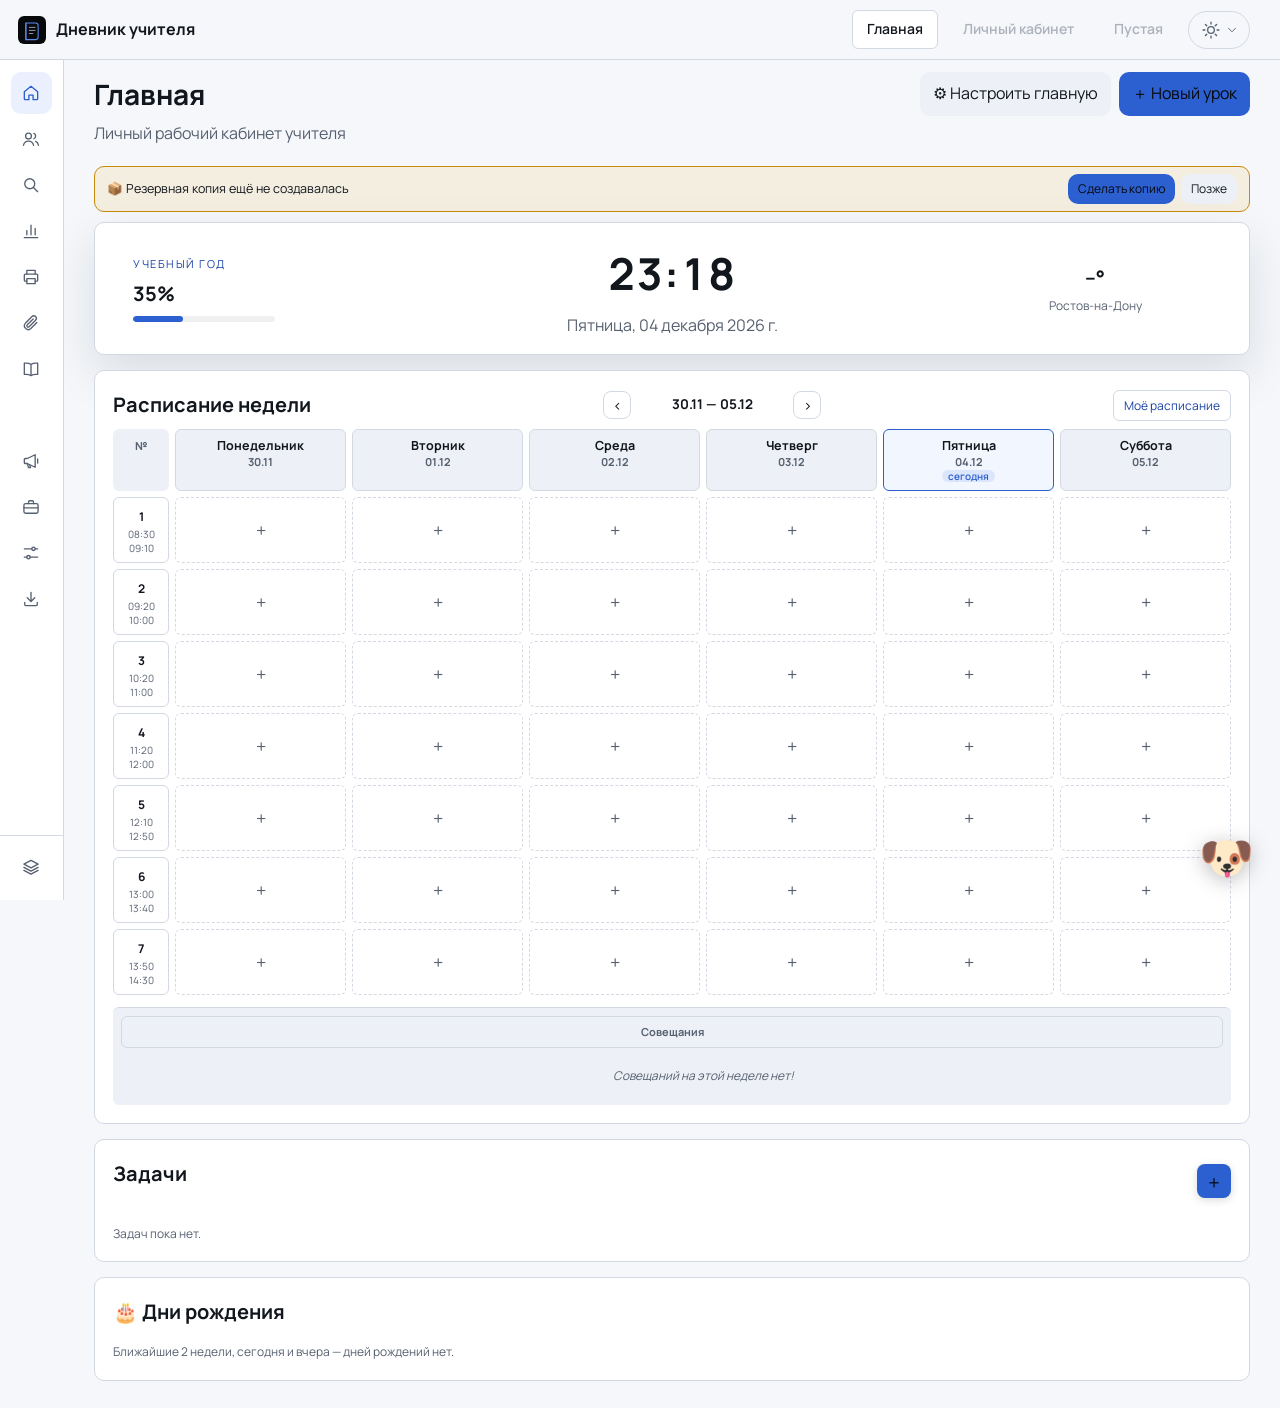
<file: index.html>
<!doctype html><html lang="ru"><head><meta charset="utf-8"><meta name="viewport" content="width=device-width,initial-scale=1"><title>Дневник учителя</title>
<link rel="stylesheet" href="css/styles.css?v=6"><link rel="stylesheet" href="css/theme-cyber.css?v=4"><link rel="stylesheet" href="css/theme-web3.css?v=2"><link rel="stylesheet" href="css/theme-spring.css?v=1"><link rel="stylesheet" href="css/theme-holo.css?v=1"></head>
<body><header class="site-header" role="banner"><div class="header-wrap"><a href="#" class="brand" onclick="goto('home');return false;" aria-label="Главная — Дневник учителя"><img src="favicon.svg" alt="" class="brand-icon" width="28" height="28"><span class="brand-name">Дневник учителя</span></a><nav class="header-nav"><a href="#" class="header-btn" onclick="goto('home');return false;">Главная</a><button class="header-btn header-btn-empty" disabled type="button">Личный кабинет</button><button class="header-btn header-btn-empty" disabled type="button">Пустая</button></nav><div class="header-actions"><div class="theme-menu"><button class="theme-toggle" data-theme-menu-button type="button" aria-haspopup="menu" aria-expanded="false" aria-controls="theme-menu-list" aria-label="Выбрать тему" title="Выбрать тему"><span class="theme-current" data-theme-current aria-hidden="true"></span><svg class="theme-chevron" viewBox="0 0 24 24" aria-hidden="true" focusable="false"><path d="m6 9 6 6 6-6"/></svg></button><div class="theme-list" id="theme-menu-list" role="menu" aria-label="Тема оформления" hidden></div></div></div></div></header><div id="app" class="app"></div><div id="modal"></div><div id="present"></div><div id="assistant-wrap" class="hidden"></div><div id="assistant-toggle" onclick="assistantShow()" title="Показать ассистента">🐾</div>
<script src="https://admin.nmchv.ru/maintenance.js" data-service="teacher_diary"></script>
<script src="js/01-constants.js?v=4"></script>
<script src="js/02-storage.js?v=4"></script>
<script src="js/03-indexeddb.js?v=4"></script>
<script src="js/04-utils.js?v=4"></script>
<script src="js/05-charts.js?v=4"></script>
<script src="js/06-lesson-status.js?v=4"></script>
<script src="js/07-state.js?v=4"></script>
<script src="js/08-theme.js?v=8"></script>
<script src="js/08b-theme-fx.js?v=1"></script>
<script src="js/09-assistant-backup-reminder.js?v=4"></script>
<script src="js/09a-icons.js?v=4"></script>
<script src="js/09b-overlays.js?v=4"></script>
<script src="js/10-shell-navigation.js?v=4"></script>
<script src="js/11-home-schedule.js?v=4"></script>
<script src="js/11a-weather.js?v=4"></script>
<script src="js/11b-school-year.js?v=4"></script>
<script src="js/12-lesson-modal.js?v=4"></script>
<script src="js/13-lesson-duplicate-print.js?v=4"></script>
<script src="js/14-reports.js?v=4"></script>
<script src="js/15-custom-fields.js?v=4"></script>
<script src="js/16-classes.js?v=4"></script>
<script src="js/17-seating.js?v=4"></script>
<script src="js/18-lesson-present.js?v=4"></script>
<script src="js/19-announcements.js?v=4"></script>
<script src="js/20-students.js?v=4"></script>
<script src="js/21-materials.js?v=4"></script>
<script src="js/22-work.js?v=4"></script>
<script src="js/23-search.js?v=4"></script>
<script src="js/24-stats.js?v=4"></script>
<script src="js/25-settings.js?v=7"></script>
<script src="js/26-backup.js?v=4"></script>
<script src="js/27-init.js?v=7"></script>
<script src="js/28-planning.js?v=7"></script>
</body></html>
</file>
<file: css/styles.css>
@import url('https://fonts.googleapis.com/css2?family=Manrope:wght@400;500;600;700&display=swap');
:root{
  --color-background:#f5f7fa;
  --color-surface:#ffffff;
  --color-surface-elevated:#edf1f7;
  --color-text-primary:#12161d;
  --color-text-secondary:#566070;
  --color-accent:#2c5fd0;
  --color-accent-hover:#1b43a6;
  --color-border:#d3d9e3;
  --color-ok:#1f9d68;
  --color-bad:#d6404a;
  --color-warn:#c98a0a;
  --header-bg:#f5f7fa;
  --shadow-card:0 18px 48px rgb(20 33 61 / .12);
  --radius:10px;
  --radius-sm:6px;
  --muted:var(--color-text-secondary);
  --ink:var(--color-text-primary);
  --gutter:clamp(20px,5vw,56px);
  --max:1200px;
  --header-h:60px;
  --fs-body:clamp(1rem,.96rem+.2vw,1.125rem);
  --fs-small:.875rem;
  --fs-h2:clamp(1.6rem,1.2rem+1.6vw,2.5rem);
  --ease:cubic-bezier(.22,.61,.36,1);
  color-scheme:light
}
html.dark{
  --color-background:#08090b;
  --color-surface:#111318;
  --color-surface-elevated:#191d24;
  --color-text-primary:#f2f4f7;
  --color-text-secondary:#969eab;
  --color-accent:#5b8def;
  --color-accent-hover:#a5c4ff;
  --color-border:#292e38;
  --color-ok:#3bc48a;
  --color-bad:#ef5b64;
  --color-warn:#e5a921;
  --header-bg:#08090b;
  --shadow-card:0 18px 48px rgb(0 0 0 / .24);
  --muted:var(--color-text-secondary);
  --ink:var(--color-text-primary);
  color-scheme:dark
}
*,::before,::after{box-sizing:border-box}
html{scroll-behavior:smooth;scroll-padding-top:calc(var(--header-h)+16px);-webkit-text-size-adjust:100%;background:var(--color-background)}
body{margin:0;background:var(--color-background);color:var(--color-text-primary);font-family:'Manrope',-apple-system,BlinkMacSystemFont,"SF Pro Text","Segoe UI",Roboto,"Helvetica Neue",Arial,sans-serif;font-size:var(--fs-body);line-height:1.6;-webkit-font-smoothing:antialiased;overflow-x:hidden;overflow-x:clip}
img,svg{display:block;max-width:100%}
h1,h2,h3,p,ul,ol{margin:0;padding:0}
ul,ol{list-style:none}
a{color:inherit;text-decoration:none}
:focus-visible{outline:2px solid var(--color-accent-hover);outline-offset:3px;border-radius:2px}
::selection{background:rgb(91 141 239 / .35)}
mark{background:rgb(255 235 120 / .9);color:#000;padding:0 2px;border-radius:2px;font-weight:700}
button,input,textarea,select{font:inherit;color:inherit}
button{cursor:pointer}
.app{display:flex;min-height:100vh}
/* ---- Общий стиль иконок ---- */
.ic{width:20px;height:20px;flex:0 0 auto;fill:none;stroke:currentColor;stroke-width:1.6;stroke-linecap:round;stroke-linejoin:round}

/* ---- Боковая панель ----
   Свёрнута: 64px. Раскрыта: 256px, поверх содержимого.
   Иконки стоят на месте, меняются только ширина и прозрачность подписей. */
.side{
  --side-time:.32s;
  --side-ease:cubic-bezier(.32,.72,0,1);
  position:fixed;top:var(--header-h);left:0;bottom:0;
  width:64px;display:flex;flex-direction:column;overflow:hidden;
  background:var(--color-surface);border-right:1px solid var(--color-border);z-index:50;
  transition:width var(--side-time) var(--side-ease),box-shadow var(--side-time) var(--side-ease);
}
.side.side-open{width:256px;box-shadow:16px 0 40px rgb(20 33 61 / .10)}
html.dark .side.side-open{box-shadow:16px 0 40px rgb(0 0 0 / .4)}
.side-stage{position:relative;flex:1;min-height:0}
.side-pane{position:absolute;inset:0;overflow-x:hidden;overflow-y:auto;scrollbar-width:none;transition:opacity .22s var(--ease),transform .28s var(--side-ease),visibility 0s linear 0s}
.side-pane::-webkit-scrollbar{display:none}
.side-rail{display:flex;flex-direction:column;gap:4px;padding:12px 11px}
.side-groups{width:255px;padding:12px 11px;opacity:0;visibility:hidden;transform:translateX(-8px);transition-delay:0s,0s,.22s}
.side.alt-active.side-open .side-groups{opacity:1;visibility:visible;transform:none;transition-delay:0s}
.side.alt-active.side-open .side-rail{opacity:0;visibility:hidden;transform:translateX(8px);transition-delay:0s,0s,.22s}

.side .nav{
  position:relative;display:flex;align-items:center;flex:0 0 auto;
  width:100%;height:42px;padding:0 0 0 10px;gap:14px;
  border:0;border-radius:10px;background:transparent;color:var(--color-text-secondary);
  text-align:left;overflow:hidden;white-space:nowrap;
  transition:background-color .2s var(--ease),color .2s var(--ease);
}
.side .nav:active{transform:none}
.side .nav:hover{background:var(--color-surface-elevated);color:var(--color-text-primary)}
.side .nav.active,.side .navmode.on{background:rgb(91 141 239 / .13);color:var(--color-accent)}
.side .nav:focus-visible{outline-offset:-2px;border-radius:10px}
.side .nav .label{font-size:14px;font-weight:500;line-height:1;opacity:0;transform:translateX(-6px);transition:opacity .18s var(--ease),transform .28s var(--side-ease)}
.side.side-open .nav .label{opacity:1;transform:none;transition-delay:.05s}

.side-foot{flex:0 0 auto;padding:10px 11px 12px;border-top:1px solid var(--color-border)}

.side-grid{display:grid;grid-template-columns:repeat(4,1fr);gap:6px;padding-bottom:12px;border-bottom:1px solid var(--color-border)}
.side-grid .nav{justify-content:center;padding:0;gap:0}
.side-grid .nav .label{display:none}
.side-classes{padding-top:4px}

.classes-head{padding:12px 4px 4px 10px;display:flex;align-items:center;justify-content:space-between;font-weight:600;font-size:12.5px;color:var(--color-text-secondary)}
.classes-head button,table.classtable td:last-child button{display:grid;place-items:center;width:28px;height:28px;padding:0;border-radius:8px;background:transparent;color:var(--color-text-secondary)}
.classes-head button:hover,table.classtable td:last-child button:hover{background:var(--color-surface-elevated);color:var(--color-accent)}
.classes-head .ic,table.classtable .ic{width:16px;height:16px}
table.classtable{width:100%;table-layout:fixed;border-collapse:separate;border-spacing:0 2px;font-size:13.5px}
table.classtable td{padding:0;transition:background-color .2s var(--ease)}
table.classtable td:first-child{border-radius:8px 0 0 8px}
table.classtable td:last-child{width:36px;padding:2px 4px;border-radius:0 8px 8px 0}
table.classtable tr:hover td{background:var(--color-surface-elevated)}
table.classtable button.label{display:block;width:100%;height:32px;padding:0 10px;background:transparent;color:inherit;text-align:left;overflow:hidden;text-overflow:ellipsis;white-space:nowrap}
.main{margin-left:64px;flex:1;overflow:auto;padding:12px 30px;max-width:none}
.top{display:flex;justify-content:space-between;align-items:flex-start;gap:15px;margin-bottom:20px;flex-wrap:wrap}
h1{font-size:28px;margin:0 0 4px}
h2{font-size:20px;margin:0 0 14px}
h3{font-size:14px;margin:16px 0 8px;color:var(--color-text-secondary)}
.muted{color:var(--color-text-secondary)}
.card{background:var(--color-surface);border:1px solid var(--color-border);border-radius:var(--radius);padding:18px;margin-bottom:15px;transition:border-color .3s var(--ease),background-color .3s var(--ease),transform .3s var(--ease),box-shadow .3s var(--ease)}
.card:hover{border-color:rgb(91 141 239 / .45);transform:translateY(-2px);box-shadow:var(--shadow-card)}
details.card.collapsible{padding:0}
details.card.collapsible>summary{padding:18px;cursor:pointer;list-style:none;display:flex;align-items:center;justify-content:space-between;gap:10px;user-select:none}
details.card.collapsible>summary::-webkit-details-marker{display:none}
details.card.collapsible>summary h2{margin:0;display:flex;flex-direction:column;align-items:flex-start;gap:2px}
details.card.collapsible>summary h2 .sc-sub{font-size:12px;font-weight:400;color:var(--color-text-secondary)}
details.card.collapsible>summary::after{content:'▾';color:var(--color-text-secondary);font-size:12px;transition:transform .15s;flex:0 0 auto}
details.card.collapsible:not([open])>summary::after{transform:rotate(-90deg)}
details.card.collapsible>summary:hover{background:var(--color-surface-elevated)}
details.card.collapsible>.cbody{padding:0 18px 18px}
.grid{display:grid;grid-template-columns:repeat(auto-fit,minmax(190px,1fr));gap:12px}
.stat{font-size:26px;font-weight:700}
.mgrid{display:grid;grid-template-columns:repeat(5,1fr);gap:10px}
.mstat{height:72px;background:var(--color-surface-elevated);border:1px solid var(--color-border);border-radius:var(--radius-sm);padding:10px 6px;text-align:center;display:flex;flex-direction:column;justify-content:flex-start;align-items:center;overflow:hidden}
.mstat .mv{font-size:20px;font-weight:700;line-height:1.1}
.mstat .ml{font-size:11px;color:var(--color-text-secondary);line-height:1.25;min-height:2.2em;display:flex;align-items:flex-end;word-break:normal}
.bar{transition:fill .2s var(--ease)}
.bar:hover{filter:brightness(1.12)}
@media(max-width:900px){.mgrid{grid-template-columns:repeat(3,1fr)}.mstat{height:62px}}
.small{font-size:12px}
.row{display:flex;gap:8px;align-items:center;flex-wrap:wrap}
.row>*{flex:1}
label{font-size:12.5px;font-weight:600;display:block;margin:9px 0 5px;color:var(--color-text-secondary)}
input,textarea,select{width:100%;padding:9px;border:1px solid var(--color-border);border-radius:var(--radius);background:var(--color-surface);color:var(--color-text-primary);transition:border-color .2s var(--ease),background .2s var(--ease),box-shadow .2s var(--ease)}
input:focus,textarea:focus,select:focus{outline:none;border-color:var(--color-accent);background:var(--color-surface-elevated);box-shadow:0 0 0 3px rgb(91 141 239 / .15)}
textarea{min-height:80px;resize:vertical;overflow:hidden}
textarea.autosize{resize:none}
.richtext-wrap{margin-bottom:2px}
.richtext-toolbar{display:flex;gap:4px;margin-bottom:4px}
.richtext-toolbar button{padding:3px 9px;font-size:13px;font-weight:700;border-radius:6px 6px 0 0}
.richtext-toolbar button.active{background:var(--color-accent);color:#fff}
.richtext-edit{min-height:70px;padding:9px;border:1px solid var(--color-border);border-radius:var(--radius);background:var(--color-surface);color:var(--color-text-primary)}
.richtext-edit:focus{outline:2px solid var(--color-accent);outline-offset:-1px}
.toolbar{display:flex;gap:8px;flex-wrap:wrap;align-items:center}
.table{width:100%;border-collapse:collapse}
.table th,.table td{text-align:left;padding:9px 7px;border-bottom:1px solid var(--color-border);font-size:14px}
.click{cursor:pointer}
.tabs{display:flex;gap:6px;margin-bottom:14px;flex-wrap:wrap}
.tabs button.active{background:var(--color-accent);color:#fff;transition:background-color .2s var(--ease),color .2s var(--ease)}
.tabs button{transition:background-color .2s var(--ease),color .2s var(--ease)}
.checks{border:1px solid var(--color-border);border-radius:var(--radius);max-height:320px;overflow:auto;padding:5px}
.attrow{display:flex;justify-content:space-between;align-items:center;padding:7px 9px;border-bottom:1px solid rgba(0,0,0,.06)}
html.dark .attrow{border-bottom-color:rgba(255,255,255,.06)}
.attrow:last-child{border-bottom:none}
.attbtn{padding:4px 12px;border-radius:calc(var(--radius)*.7);font-weight:700;font-size:13px}
.ptbtn{padding:4px 10px;border-radius:calc(var(--radius)*.7);font-weight:700;font-size:12.5px}
.attbtn.present{background:rgb(59 196 138 / .15);color:var(--color-ok)}
.attbtn.absent{background:rgb(239 91 100 / .15);color:var(--color-bad)}
.grades{display:grid;grid-template-columns:1.5fr 70px 104px 2fr;gap:7px;align-items:center;margin:6px 0}
.grades.ghead{font-size:11.5px;color:var(--color-text-secondary);margin-bottom:0}
.ptcell{display:flex;align-items:center;gap:4px;white-space:nowrap}
.ptcell input{width:58px;flex:0 0 58px}
.gbulk{border:1px dashed var(--color-border);border-radius:var(--radius);padding:10px 12px;margin:4px 0 12px}
.modalbg{position:fixed;top:var(--header-h);left:64px;right:0;bottom:0;background:rgb(8 9 11 / .35);display:flex;align-items:center;justify-content:center;padding:20px;z-index:20;overflow:auto}
html.dark .modalbg{background:rgb(8 9 11 / .45)}
.modal{background:var(--color-surface);border-radius:calc(var(--radius)*1.6);padding:22px;max-width:820px;width:100%;max-height:calc(90vh - var(--header-h));overflow:auto;animation:modalIn .35s var(--ease) both}
.modal.wide{max-width:1000px}
.badge{padding:3px 9px;background:rgba(0,0,0,.06);border-radius:20px;font-size:11.5px;font-weight:600;color:var(--color-text-secondary)}
html.dark .badge{background:rgba(255,255,255,.06)}
.badge.red{background:rgb(239 91 100 / .15);color:var(--color-bad)}
.badge.blue{background:rgb(91 141 239 / .15);color:var(--color-accent-hover)}
.badge.green{background:rgb(59 196 138 / .15);color:var(--color-ok)}
.badge.cancelled{background:rgba(0,0,0,.06);color:var(--color-text-secondary)}
.badge.yellow{background:rgb(229 169 33 / .15);color:var(--color-warn)}
.insight-list{display:flex;flex-direction:column;gap:10px;margin-top:10px}
.insight-item{display:flex;gap:12px;padding:12px 14px;border-radius:calc(var(--radius)*1.5);border:1px solid var(--color-border);background:var(--color-surface-elevated);align-items:flex-start}
.insight-icon{font-size:18px;line-height:1;flex-shrink:0;width:32px;height:32px;border-radius:50%;background:var(--color-surface);display:flex;align-items:center;justify-content:center;box-shadow:0 1px 3px rgba(0,0,0,.1)}
.insight-body{flex:1;min-width:0}
.insight-text{font-size:13.5px;line-height:1.45}
.insight-chips{display:flex;flex-wrap:wrap;gap:6px;margin-top:8px}
.chip-link{display:inline-flex;align-items:center;gap:4px;padding:3px 10px;border-radius:20px;background:var(--color-surface);border:1px solid var(--color-border);font-size:12px;font-weight:600;cursor:pointer;color:var(--color-text-primary)}
.chip-link:hover{border-color:var(--color-accent);color:var(--color-accent)}
.rank-list{display:flex;flex-direction:column;gap:6px;margin-top:10px}
.rank-row{display:flex;align-items:center;gap:10px;padding:8px 10px;border-radius:var(--radius);cursor:pointer;border:1px solid transparent}
.rank-row:hover{background:var(--color-surface-elevated);border-color:var(--color-border)}
.rank-pos{width:22px;text-align:center;font-weight:700;color:var(--color-text-secondary);font-size:13px;flex-shrink:0}
.rank-row.top1 .rank-pos{color:#d4a017}
.rank-row.top2 .rank-pos{color:#9aa0a6}
.rank-row.top3 .rank-pos{color:#b5651d}
.rank-avatar{width:32px;height:32px;border-radius:50%;background:var(--color-accent);color:#06080c;display:flex;align-items:center;justify-content:center;font-size:12px;font-weight:700;flex-shrink:0}
.rank-name{font-size:13.5px;font-weight:600;overflow:hidden;text-overflow:ellipsis;white-space:nowrap;max-width:260px}
.rank-sub{font-size:11.5px;color:var(--color-text-secondary)}
.rank-row>div:nth-child(3){flex:1;min-width:0}
.rank-count{font-size:13px;font-weight:700;background:rgb(239 91 100 / .15);color:var(--color-bad);padding:3px 11px;border-radius:20px;flex-shrink:0}
.stbadge{display:inline-flex;align-items:center;justify-content:center;font-size:12px;margin-left:5px;cursor:help}
.tr.row-top{background:linear-gradient(90deg,rgba(212,160,23,.14),transparent 75%)}
.tr.row-attention{background:linear-gradient(90deg,rgba(204,0,0,.09),transparent 75%)}
html.dark .tr.row-top{background:linear-gradient(90deg,rgba(212,160,23,.2),transparent 75%)}
html.dark .tr.row-attention{background:linear-gradient(90deg,rgba(255,80,80,.16),transparent 75%)}
.badge-legend{display:flex;flex-wrap:wrap;gap:14px;font-size:12px;color:var(--color-text-secondary);margin-top:8px}
.dot{display:inline-block;width:9px;height:9px;border-radius:50%;margin-right:5px}
.dot.red{background:#e64c3c}.dot.blue{background:#2b7cff}.dot.green{background:#2fa84f}.dot.yellow{background:#e8b400}.dot.cancelled{background:#999}
.empty{text-align:center;color:var(--color-text-secondary);padding:35px}
.danger{color:var(--color-bad)}
.notice{padding:10px 12px;background:rgb(229 169 33 / .12);border:1px solid var(--color-warn);border-radius:var(--radius);font-size:13.5px;margin-bottom:10px}
.section-sep{border:0;border-top:1px solid var(--color-border);margin:16px 0}
.closebtn{background:transparent;font-size:20px;line-height:1;padding:4px 8px;color:var(--color-text-secondary)}
.field-view h3{margin-top:18px}
.field-view .val{white-space:pre-wrap;line-height:1.5}
.sched-wrap{display:flex;gap:8px;width:100%}
.sched-time-col{display:flex;flex-direction:column;gap:6px;width:74px;flex:0 0 auto}
.sched-time-col.sched-time-head-col{background:var(--color-surface-elevated);border-radius:var(--radius-sm);padding:4px 2px}
.sched-time-cell{display:flex;flex-direction:column;align-items:center;justify-content:center;gap:2px;padding:6px 4px;min-height:62px;font-size:12px;color:var(--color-text-secondary);border:1px solid var(--color-border);border-radius:var(--radius-sm);background:var(--color-surface)}
.sched-time-cell.sched-time-head{background:transparent;border:none;font-size:11px;justify-content:flex-start;padding:8px 6px;color:var(--color-text-secondary)}
.sched-lnum{font-weight:700;font-size:13px;color:var(--color-text-primary)}
.sched-ltime{font-size:10px;white-space:nowrap}
.sched-day-col{display:flex;flex-direction:column;gap:6px;flex:1}
.sched-day-head{padding:8px 6px;font-size:12.5px;font-weight:700;text-align:center;background:var(--color-surface-elevated);border:1px solid var(--color-border);border-radius:var(--radius-sm)}
.sched-day-head.sched-today{background:rgb(91 141 239 / .1);border-color:var(--color-accent)}
.sched-day-head.sched-day-head-small{font-size:11px;padding:6px}
.sched-today-badge{font-size:8px;padding:1px 5px;border-radius:10px;background:var(--color-accent);color:#06080c;margin-left:6px;vertical-align:middle;font-weight:700}
.sched-cell{height:62px;min-height:62px;border:1px solid var(--color-border);border-radius:var(--radius-sm);padding:6px 7px;cursor:pointer;font-size:12.5px;display:flex;flex-direction:column;gap:2px;background:var(--color-surface);overflow:hidden;align-items:flex-start}
.sched-cell:hover{background:rgba(91 141 239 / .12)!important;border-color:var(--color-accent)}
.sched-cell.sched-past{opacity:.4;filter:grayscale(55%)}
.sched-cell.sched-today-cell{border-color:var(--color-accent);background:rgb(91 141 239 / .05)}
.sched-cell.sched-empty{background:transparent;color:var(--color-text-secondary);align-items:center;justify-content:center;border:1px dashed var(--color-border)}
.sched-cell.sched-empty:hover{background:var(--color-surface-elevated);border-style:dashed;border-color:var(--color-accent)}
.sched-cell.sched-blocked{background:var(--color-surface-elevated);color:var(--color-text-secondary);align-items:center;justify-content:center;text-align:center;cursor:default;font-weight:700;font-size:11.5px}
.sched-cls{font-weight:700}
.sched-st-red{background:rgb(239 91 100 / .15)}
.sched-st-blue{background:rgb(91 141 239 / .15)}
.sched-st-green{background:rgb(59 196 138 / .15)}
.sched-st-yellow{background:rgb(229 169 33 / .15)}
.sched-st-cancelled{background:rgba(0,0,0,.06);color:var(--color-text-secondary);text-decoration:line-through}
.sched-club-cell{display:flex;flex-direction:column;gap:3px;padding:6px 8px;align-items:flex-start}
.sched-club-cell:hover{background:rgba(91 141 239 / .12)!important;border-color:var(--color-accent)}
.sched-meeting-chip{font-size:11px;background:rgb(229 169 33 / .15);border-radius:var(--radius-sm);padding:3px 5px;cursor:pointer;white-space:nowrap;overflow:hidden;text-overflow:ellipsis;color:var(--color-warn)}
.sched-meeting-chip:hover{filter:brightness(.95)}
.sched-extra{display:flex;gap:8px;width:100%;margin-top:10px}
.weeknav{display:flex;gap:10px;align-items:center;justify-content:center;margin-bottom:14px}
.weeknav .wk-title{font-weight:700;min-width:180px;text-align:center}
.week-arrow{width:34px;height:34px;border-radius:10px;border:1px solid var(--color-border);background:var(--color-surface);color:var(--color-text-primary);font-size:17px;line-height:1;display:grid;place-items:center;transition:background-color .2s var(--ease),border-color .2s var(--ease),color .2s var(--ease),box-shadow .2s var(--ease);box-shadow:0 1px 3px rgba(0,0,0,.06)}
.week-arrow:hover{background:var(--color-accent);border-color:var(--color-accent);color:#06080c;box-shadow:0 4px 10px rgba(44 95 208 /.25)}
.fieldrow{display:flex;align-items:center;gap:8px;padding:7px 4px;border-bottom:1px solid rgba(0,0,0,.06)}
html.dark .fieldrow{border-bottom-color:rgba(255,255,255,.06)}
.fieldrow .fname{flex:1}
.fieldrow small{color:var(--color-text-secondary)}
.materials-list{display:flex;flex-direction:column;gap:6px}
.materials-list .m{display:flex;justify-content:space-between;align-items:center;padding:8px 10px;border:1px solid var(--color-border);border-radius:var(--radius);gap:10px;flex-wrap:nowrap;background:var(--color-surface)}
.materials-list .m>span:first-child{overflow:hidden;text-overflow:ellipsis;white-space:nowrap;min-width:0}
.materials-list .m .toolbar{flex:0 0 auto;flex-wrap:nowrap}
.tree{padding-left:16px}
.tree-cat{font-weight:700;margin:10px 0 4px}
.seat-grid{display:flex;flex-direction:column;gap:12px;align-items:center}
.seat-row{display:flex;gap:14px}
.seat-desk{display:flex;gap:2px;border:1px solid var(--color-border);border-radius:var(--radius);padding:4px;background:var(--color-surface-elevated)}
.seat-box{width:76px;height:50px;display:flex;align-items:center;justify-content:center;font-size:11px;line-height:1.2;text-align:center;border-radius:calc(var(--radius)*.75);cursor:pointer;padding:3px;background:var(--color-surface)}
.seat-box.filled{background:rgb(91 141 239 / .15);font-weight:600}
.seat-box.empty{color:var(--color-text-secondary)}
.seat-box.absent{opacity:.35;text-decoration:line-through}
.seat-box:hover{filter:brightness(.96)}
.present-overlay{position:fixed;inset:0;background:var(--color-background);z-index:80;overflow:auto;overscroll-behavior:contain;padding:24px}
.present-top{display:flex;justify-content:space-between;align-items:flex-start;max-width:1600px;margin:0 auto 10px;gap:16px;flex-wrap:nowrap}
.present-clock{font-size:32px;font-weight:700;font-variant-numeric:tabular-nums;text-align:right}
.present-time-info{text-align:right;margin-top:2px}
.present-reminder-wrap{max-width:1600px;margin:0 auto 14px}
.present-grid{display:grid;grid-template-columns:1fr minmax(260px,420px);gap:20px;max-width:1600px;margin:0 auto}
.present-seat{overflow-x:auto}
.present-seat .seat-box{width:64px;height:42px;font-size:10px;padding:2px}
.present-seat .seat-desk{padding:2px;gap:1px}
.present-seat .seat-row{gap:8px}
@media(max-width:1050px){.present-grid{grid-template-columns:1fr}}

.wta-student{padding:10px 14px;border-bottom:1px solid var(--border)}
.wta-student:last-child{border-bottom:none}
.wta-head{display:flex;justify-content:space-between;align-items:baseline;gap:10px;flex-wrap:wrap;margin-bottom:6px}
.wta-name{font-weight:600;font-size:14px}
.wta-label{font-size:13px;text-align:right;flex:1}
.wta-stats{font-size:13px;color:var(--color-text-secondary);margin-bottom:6px;display:flex;flex-wrap:wrap;gap:12px;align-items:center;justify-content:space-between;width:100%}
.wta-left{text-align:left;flex:1}
.wta-recent{text-align:right}
.wta-form{display:flex;gap:8px;align-items:center;flex-wrap:wrap;margin-bottom:6px}
.wta-form input{font-size:14px;padding:6px 8px;min-height:auto}
.wta-actions{display:flex;gap:8px;align-items:center;flex-wrap:wrap}
.wta-save{padding:6px 14px;font-size:14px;min-width:110px}
.wta-ask{padding:6px 14px;font-size:14px}
.wta-reroll{padding:6px 14px;font-size:14px;flex:0 0 auto}

/* ---- Редактор расположения блоков режима урока ---- */
.present-layout-editor{font-size:var(--fs-body)}
.ple-column{display:flex;flex-direction:column;gap:8px;min-width:240px;flex:1}
.ple-column.ple-left{min-width:280px}
.ple-col-head{display:flex;justify-content:space-between;align-items:center;margin-bottom:4px}
.ple-col-title{font-weight:600;font-size:13px;color:var(--color-text-secondary)}
.ple-slots{border:2px dashed var(--border);border-radius:var(--radius);padding:8px;min-height:120px;background:rgba(0,0,0,.02)}
.ple-slots.ple-over{border-color:var(--color-accent);background:rgb(91 141 239 / .08)}
.ple-card{display:flex;align-items:center;gap:8px;padding:6px 10px;border:1px solid var(--border);border-radius:var(--radius-sm);background:var(--color-surface);cursor:grab;margin-bottom:6px;flex-wrap:wrap}
.ple-card:active{cursor:grabbing}
.ple-card.draggable{opacity:1}
.ple-card.draggable.ple-dragging{opacity:.5;border-color:transparent}
.ple-card.available{background:var(--color-surface-elevated);color:var(--color-text-secondary);border-style:dashed}
.ple-drag{font-size:12px;user-select:none}
.ple-name{flex:1;min-width:0;font-size:13px;overflow:hidden;text-overflow:ellipsis;white-space:nowrap}
.ple-remove{background:transparent;border:none;color:var(--color-text-secondary);font-size:14px;padding:2px 6px;border-radius:4px}
.ple-remove:hover{background:var(--color-surface-elevated);color:var(--color-bad)}
.ple-tab-active{background:var(--color-accent);color:#fff}
.ple-columns{width:100%;display:flex;gap:24px;align-items:flex-start}

.pga-card{padding:10px 14px}
.pga-card h3{font-size:14px;margin-bottom:8px}
.pga-row{display:flex;flex-direction:column;gap:4px;margin-bottom:6px}
.pga-label{font-size:13px;font-weight:600;color:var(--color-text-secondary)}
.pga-row select,.pga-row input{font-size:14px;padding:6px 8px;min-height:auto;width:auto;max-width:none}
.pga-grade-wrap{display:flex;gap:8px;align-items:center;flex-wrap:wrap}
.pga-grade-wrap input#pg-grade{width:80px;flex:0 0 80px}
.pga-points{display:flex;gap:6px;align-items:center}
.pga-points input{width:80px;flex:0 0 80px}
.pga-points span{font-size:13px;color:var(--color-text-secondary)}
.pga-toolbar{display:flex;gap:8px;justify-content:flex-end;margin-top:4px}
.pga-save{padding:6px 14px;font-size:14px;min-width:110px}
.meeting-chip{font-size:11px;background:rgb(229 169 33 / .15);border-radius:var(--radius);padding:3px 5px;cursor:pointer;white-space:nowrap;overflow:hidden;text-overflow:ellipsis;color:var(--color-warn)}
.meeting-chip:hover{filter:brightness(.95)}
th.today-col,td.today-col{background:rgb(91 141 239 / .1)}
html.dark th.today-col,html.dark td.today-col{background:rgb(91 141 239 / .15)}
.cell.cell-past{opacity:.4;filter:grayscale(55%)}
tr.now-row td{padding:0;border:none;height:0;line-height:0}
tr.now-row td.numcol{border:none}
.now-line{height:3px;background:var(--color-bad);border-radius:2px;margin:-1.5px 2px 0}
details.dblock{border:1px solid var(--color-border);border-radius:calc(var(--radius)*1.5);margin:12px 0;overflow:hidden}
details.dblock>summary{cursor:pointer;font-weight:700;font-size:13.5px;padding:10px 13px;list-style:none;display:flex;align-items:center;justify-content:space-between;user-select:none;background:var(--color-surface-elevated)}
details.dblock>summary::-webkit-details-marker{display:none}
details.dblock>summary::after{content:'▾';color:var(--color-text-secondary);transition:transform .15s;font-size:11px}
details.dblock:not([open])>summary::after{transform:rotate(-90deg)}
details.dblock .dbody{padding:12px 13px}
details.dblock .dbody>h3:first-child{margin-top:0}
#assistant-wrap{position:fixed;z-index:70;right:26px;bottom:22px;display:flex;flex-direction:column;align-items:flex-end;gap:0;user-select:none;touch-action:none}
#assistant-wrap.hidden{display:none}
.assistant-bubble{max-width:270px;background:var(--color-surface);border:1px solid var(--color-border);border-radius:calc(var(--radius)*1.5);padding:11px 13px;margin-bottom:8px;font-size:13px;line-height:1.4;box-shadow:var(--shadow-card);position:relative}
.assistant-bubble:after{content:'';position:absolute;right:26px;bottom:-8px;border:8px solid transparent;border-top-color:var(--color-surface)}
.assistant-bubble .abtn-row{display:flex;gap:6px;margin-top:6px;flex-wrap:wrap}
.assistant-bubble .abtn-row button{padding:4px 9px;font-size:11.5px;border-radius:calc(var(--radius)*.75)}
.assistant-char{font-size:44px;line-height:1;cursor:grab;filter:drop-shadow(0 4px 10px rgba(0,0,0,.25));animation:assistidle 3.2s ease-in-out infinite}
.assistant-char:active{cursor:grabbing}
.assistant-char.talk{animation:assisttalk .5s ease-in-out}
@keyframes assistidle{0%,100%{transform:translateY(0) rotate(0deg)}50%{transform:translateY(-6px) rotate(-3deg)}}
@keyframes assisttalk{0%,100%{transform:scale(1)}50%{transform:scale(1.12) rotate(4deg)}}
#assistant-toggle{position:fixed;z-index:69;right:22px;bottom:18px;width:34px;height:34px;border-radius:50%;background:var(--color-accent);color:#06080c;display:none;align-items:center;justify-content:center;font-size:16px;box-shadow:0 4px 14px rgba(0,0,0,.22)}
#assistant-toggle.show{display:flex}
#assistant-wrap{transition:transform .25s ease}
#assistant-wrap.peeked{transform:translateX(calc(100% - 16px))}
#assistant-wrap.peeked .assistant-char{cursor:pointer;animation:none}
.assistant-motivation .assistant-bubble{border-color:var(--color-warn)}
.assistant-motivation .assistant-bubble:after{border-top-color:var(--color-surface)}
button{
  border:0;border-radius:var(--radius);padding:9px 13px;background:var(--color-surface-elevated);color:var(--color-text-primary);transition:background-color .2s var(--ease),transform .15s var(--ease),box-shadow .2s var(--ease),color .2s var(--ease)
}
button:active{transform:scale(.97)}
button.primary{background:var(--color-accent);color:#06080c}
button.primary:active{transform:scale(.97)}
button.danger{background:rgb(239 91 100 / .15);color:var(--color-bad)}
button.ghost{background:transparent}
button:disabled{opacity:.45;cursor:default}
.click{cursor:pointer;transition:background-color .15s var(--ease),transform .15s var(--ease)}
.click:active{transform:scale(.98)}
.click:hover{background:var(--color-surface-elevated)}
.theme-toggle{display:inline-grid;place-items:center;width:44px;height:44px;padding:0;border:1px solid var(--color-border);border-radius:50%;background:transparent;color:var(--color-text-secondary);cursor:pointer;transition:color .25s var(--ease),border-color .25s var(--ease),background-color .25s var(--ease)}
.theme-toggle:hover{color:var(--color-text-primary);border-color:var(--color-accent);background:var(--color-surface-elevated)}
.theme-toggle svg{width:20px;height:20px;fill:none;stroke:currentColor;stroke-width:1.6;stroke-linecap:round;stroke-linejoin:round}
/* ---- Липкая шапка в стиле nmchv.ru ---- */
.site-header{
  position:sticky;top:0;left:0;right:0;
  height:var(--header-h);
  background:var(--header-bg);
  border-bottom:1px solid var(--color-border);
  z-index:55;
}
.header-wrap{
  display:flex;align-items:center;gap:16px;
  height:100%;width:100%;padding:0 30px 0 18px;
}
.brand{display:flex;align-items:center;gap:10px;font-weight:700;font-size:clamp(1rem,.92rem+.2vw,1.3rem);color:var(--color-text-primary)}
.brand-icon{width:28px;height:28px;flex:0 0 28px}
.header-nav{display:flex;align-items:center;gap:10px;margin-left:auto;justify-content:flex-end}
.header-btn{
  display:inline-flex;align-items:center;gap:6px;padding:7px 14px;border:1px solid var(--color-border);border-radius:var(--radius-sm);background:var(--color-surface);color:var(--color-text-primary);font-size:var(--fs-small);font-weight:600;transition:background-color .2s var(--ease),border-color .2s var(--ease),color .2s var(--ease),transform .15s var(--ease);cursor:pointer;white-space:nowrap
}
.header-btn:hover:not(:disabled){background:var(--color-surface-elevated);border-color:var(--color-accent);color:var(--color-accent)}
.header-btn:disabled{opacity:.45;cursor:default;pointer-events:none}
.header-btn-empty{background:transparent;border-color:transparent;color:var(--color-text-secondary)}
.header-actions{display:flex;align-items:center;gap:8px;flex:0 0 auto;margin-left:-6px}
.brand{white-space:nowrap;min-width:0}
.brand-name{overflow:hidden;text-overflow:ellipsis}
.site-header .theme-toggle{width:38px;height:38px}
/* ---- Выпадающий список тем ---- */
.theme-menu{position:relative}
.site-header .theme-menu .theme-toggle{display:inline-flex;align-items:center;justify-content:center;gap:4px;width:auto;height:38px;padding:0 10px 0 12px;border-radius:999px}
.theme-current{display:grid;place-items:center}
.theme-menu .theme-toggle .theme-chevron{width:14px;height:14px;transition:transform .25s var(--ease)}
.theme-menu .theme-toggle[aria-expanded="true"] .theme-chevron{transform:rotate(180deg)}
.theme-list{position:absolute;top:calc(100% + 10px);right:0;z-index:60;width:252px;max-width:calc(100vw - 24px);max-height:calc(100dvh - var(--header-h) - 20px);overflow-y:auto;display:flex;flex-direction:column;gap:2px;padding:6px;background:var(--menu-bg,var(--color-surface));border:1px solid var(--color-border);border-radius:var(--radius);box-shadow:0 18px 48px rgb(10 15 30 / .24);animation:themeMenuIn .18s var(--ease) both}
.theme-list[hidden]{display:none}
.theme-menu .theme-item{display:flex;align-items:center;gap:10px;flex:0 0 auto;width:100%;min-height:40px;padding:8px 10px;border-radius:var(--radius-sm);background:transparent;color:var(--color-text-primary);font-size:14px;font-weight:600;line-height:1.25;text-align:left;box-shadow:none}
.theme-menu .theme-item:hover,.theme-menu .theme-item:focus-visible{background:var(--color-surface-elevated)}
.theme-menu .theme-item:focus-visible{outline-offset:-2px}
.theme-swatch{width:18px;height:18px;flex:0 0 18px;border-radius:50%;box-shadow:inset 0 0 0 1px rgb(125 130 150 / .45)}
.theme-name{flex:1;min-width:0}
.theme-check{width:16px;height:16px;flex:0 0 16px;fill:none;stroke:var(--color-accent);stroke-width:2.2;stroke-linecap:round;stroke-linejoin:round;opacity:0}
.theme-item[aria-checked="true"] .theme-check{opacity:1}
@media(max-width:480px){.site-header .theme-menu .theme-toggle{width:38px;padding:0}.theme-menu .theme-toggle .theme-chevron{display:none}}
@keyframes themeMenuIn{from{opacity:0;transform:translateY(-6px)}to{opacity:1;transform:none}}
html.theme-anim,html.theme-anim *,html.theme-anim *::before,html.theme-anim *::after{transition:background-color .3s var(--ease),color .3s var(--ease),border-color .3s var(--ease),fill .3s var(--ease),stroke .3s var(--ease),box-shadow .3s var(--ease) !important}
@media(max-width:900px){.main{padding:16px}.header-wrap{padding-right:16px}.grid{grid-template-columns:repeat(auto-fit,minmax(140px,1fr))}}

@keyframes fadeIn{from{opacity:0}to{opacity:1}}
@keyframes slideIn{from{opacity:0;transform:translateX(-12px)}to{opacity:1;transform:translateX(0)}}
@keyframes modalIn{from{opacity:0;transform:scale(.96) translateY(8px)}to{opacity:1;transform:scale(1) translateY(0)}}

body{animation:fadeIn .5s var(--ease) both}

.nav{animation:none}

button.primary{position:relative;overflow:hidden}
button.primary::after{content:'';position:absolute;top:50%;left:50%;width:0;height:0;background:rgba(255,255,255,.35);border-radius:50%;transform:translate(-50%,-50%);transition:width .3s ease,height .3s ease}
button.primary:active::after{width:220%;height:220%}

@media(max-width:680px){.header-nav .header-btn:disabled{display:none}}

/* ---- Home header: clock + weather + progress ---- */
.home-header-card{position:relative;border-radius:var(--radius);background:var(--color-surface);border:1px solid var(--color-border);box-shadow:var(--shadow-card)}
.home-progress{opacity:.9;animation:fadeIn .6s var(--ease) both}
.home-weather{position:relative;opacity:.95;animation:fadeIn .6s var(--ease) both}
.home-weather,.home-progress-btn{cursor:pointer;padding:10px 14px;border-radius:var(--radius);transition:background-color .25s var(--ease)}
.home-weather:hover,.home-progress-btn:hover{background:rgb(91 141 239 / .09)}
.home-clock{position:absolute;left:50%;transform:translateX(-50%);text-align:center;z-index:2}
.progress-track{width:100%;height:6px;background:rgba(0,0,0,.06);border-radius:3px;overflow:hidden}
html.dark .progress-track{background:rgba(255,255,255,.06)}
.progress-fill{height:100%;background:var(--color-accent);border-radius:3px;transition:width .5s var(--ease)}

/* ---- Home: schedule widget ---- */
.ws-card{position:relative}
.ws-head{display:flex;justify-content:space-between;align-items:center;margin-bottom:8px;flex-wrap:wrap;gap:8px}
.ws-head-nav{display:flex;align-items:center;gap:6px}
.ws-open{font-size:12px;padding:5px 10px;border:1px solid var(--color-border);background:transparent;border-radius:var(--radius-sm);color:var(--color-accent-hover)}
.ws-open:hover{background:var(--color-surface-elevated);border-color:var(--color-accent)}
.ws-arrow{width:28px;height:28px;border-radius:8px;border:1px solid var(--color-border);background:var(--color-surface);color:var(--color-text-primary);font-size:15px;line-height:1;display:flex;align-items:center;justify-content:center}
.ws-arrow:hover{background:var(--color-accent);border-color:var(--color-accent);color:#06080c}
.ws-title{font-weight:700;min-width:150px;text-align:center;font-size:13.5px}
.ws-grid{display:grid;gap:6px;min-width:0}
.ws-headcell{min-width:0;overflow:hidden;padding:8px 4px;font-size:11px;color:var(--color-text-secondary);font-weight:700;text-align:center;background:var(--color-surface-elevated);border-radius:var(--radius-sm)}
.ws-dayhead{min-width:0;overflow:hidden;padding:8px 6px;font-size:12px;font-weight:700;text-align:center;background:var(--color-surface-elevated);border:1px solid var(--color-border);border-radius:var(--radius-sm);display:flex;flex-direction:column;align-items:center;gap:2px}
.ws-dayhead.ws-today{border-color:var(--color-accent);background:rgb(91 141 239 / .08)}
.ws-dayname{font-size:12.5px;font-weight:700;line-height:1.2}
.ws-daydate{font-size:11px;color:var(--color-text-secondary);line-height:1.2}
.ws-today-label{font-size:10px;font-weight:600;color:var(--color-accent);background:rgb(91 141 239 / .15);border-radius:var(--radius-sm);padding:1px 6px;line-height:1}
.ws-time{min-width:0;overflow:hidden;display:flex;flex-direction:column;align-items:center;justify-content:center;gap:2px;padding:6px 2px;font-size:11px;color:var(--color-text-secondary);border:1px solid var(--color-border);border-radius:var(--radius-sm);background:var(--color-surface)}
.ws-num{font-weight:700;font-size:12px;color:var(--color-text-primary);overflow:hidden}
.ws-times{font-size:10px;line-height:1.2;text-align:center;overflow:hidden}
.ws-end{display:block;margin-top:2px;overflow:hidden}
.ws-dash{margin:0 2px;color:var(--color-text-secondary)}
.ws-cell{height:auto;min-height:66px;min-width:0;border:1px solid var(--color-border);border-radius:var(--radius-sm);padding:8px 8px;cursor:pointer;display:flex;flex-direction:column;gap:3px;background:var(--color-surface);overflow:hidden;align-items:flex-start}
.ws-cell.click:hover{background:rgba(91 141 239 / .12)!important;border-color:var(--color-accent)}
.ws-cell.ws-empty{background:transparent;color:var(--color-text-secondary);align-items:center;justify-content:center;border:1px dashed var(--color-border);font-size:18px;line-height:1}
.ws-cell.ws-empty.click:hover{background:var(--color-surface-elevated);border-style:dashed;border-color:var(--color-accent)}
.ws-cell.ws-blocked{background:var(--color-surface-elevated);color:var(--color-text-secondary);align-items:center;justify-content:center;text-align:center;cursor:default;font-weight:700;font-size:10.5px}
.ws-cell.ws-past{opacity:.45;filter:grayscale(50%)}
.ws-cell.ws-today-cell{border-color:var(--color-accent);background:rgb(91 141 239 / .06)}
.ws-cls{font-weight:700;font-size:12.5px;line-height:1.2;overflow-wrap:anywhere;word-break:break-word;max-width:100%;overflow:hidden}
.ws-topic{font-size:11.5px;color:var(--color-text-secondary);line-height:1.3;white-space:normal;overflow-wrap:anywhere;word-break:break-word;max-width:100%;overflow:hidden}
.ws-st-cancelled{background:rgba(0,0,0,.06);color:var(--color-text-secondary);text-decoration:line-through}
.ws-extra-section{display:grid;margin-top:12px;padding-top:10px;border-top:1px solid var(--color-border)}
.ws-extra-label{grid-column:1/-1;font-weight:700;font-size:11px;color:var(--color-text-secondary);padding:6px 8px;background:var(--color-surface-elevated);border-radius:var(--radius-sm);border:1px solid var(--color-border);text-align:center;display:block}
.ws-extra-time-col{min-height:44px}
.ws-extra-col{display:flex;flex-direction:column;gap:3px}
.ws-extra-col.ws-today-col{background:rgb(91 141 239 / .03);border-radius:var(--radius-sm)}
.ws-extra-item{font-size:11px;line-height:1.3;padding:6px 8px;border-radius:var(--radius-sm);border:1px solid var(--color-border);background:var(--color-surface);cursor:pointer;display:flex;flex-direction:column;gap:3px;align-items:flex-start}
.ws-extra-item:hover{background:rgba(91 141 239 / .12)!important;border-color:var(--color-accent)}
.ws-extra-item.ws-past{opacity:.45;filter:grayscale(50%)}
.ws-meeting-item{font-size:11px;line-height:1.3;padding:6px 8px;border-radius:var(--radius-sm);background:var(--color-surface);border:1px solid var(--color-border);color:var(--color-text-primary);cursor:pointer;display:flex;flex-direction:column;gap:3px;align-items:flex-start}
.ws-meeting-item:hover{background:rgba(91 141 239 / .12)!important;border-color:var(--color-accent)}
.ws-extra-empty{font-size:18px;line-height:1;color:var(--color-text-secondary);background:transparent;align-items:center;justify-content:center;border:1px dashed var(--color-border);border-radius:var(--radius-sm);cursor:pointer;display:flex;height:44px}
.ws-extra-empty:hover{background:var(--color-surface-elevated);border-style:dashed;border-color:var(--color-accent)}
.ws-empty-section{background:var(--color-surface-elevated);border-radius:var(--radius-sm);padding:8px}
.ws-empty-msg{font-size:12px;font-style:italic}
.ws-st-red{background:rgb(239 91 100 / .12)}
.ws-st-blue{background:rgb(91 141 239 / .12)}
.ws-st-green{background:rgb(59 196 138 / .12)}
.ws-st-cancelled{background:rgba(0,0,0,.06);color:var(--color-text-secondary);text-decoration:line-through}

/* ---- Home header background weather animation ---- */
.weather-bg{position:absolute;inset:0;z-index:0;pointer-events:none;overflow:hidden;opacity:.55}
.weather-bg.clear::before{content:'';position:absolute;top:-10%;left:-10%;width:120%;height:120%;background:radial-gradient(circle at 20% 30%,rgba(245,166,35,.25),transparent 40%),radial-gradient(circle at 80% 70%,rgba(245,166,35,.15),transparent 40%);animation:bgPulse 6s ease-in-out infinite}
.weather-bg.cloudy{background:linear-gradient(180deg,rgba(176,183,195,.15),rgba(176,183,195,.05))}
.weather-bg.cloudy .cloud{position:absolute;top:20%;left:-20%;width:180px;height:90px;background:rgba(176,183,195,.45);border-radius:50%;filter:blur(12px);animation:cloudDrift 20s linear infinite}
.weather-bg.cloudy .cloud:nth-child(2){top:5%;left:60%;width:220px;height:110px;animation-duration:28s;animation-delay:-8s;opacity:.7}
.weather-bg.cloudy .cloud:nth-child(3){top:40%;left:10%;width:160px;height:80px;animation-duration:16s;animation-delay:-4s;opacity:.6}
.weather-bg.rain{background:linear-gradient(180deg,rgba(74,144,217,.12),rgba(74,144,217,.04))}
.weather-bg.rain .drop{position:absolute;background:rgba(74,144,217,.5);width:1px;height:16px;top:-20px;animation:rainFall 1.5s linear infinite}
.weather-bg.rain .drop:nth-child(1){left:10%;animation-delay:0s}
.weather-bg.rain .drop:nth-child(2){left:25%;animation-delay:.4s}
.weather-bg.rain .drop:nth-child(3){left:40%;animation-delay:.8s}
.weather-bg.rain .drop:nth-child(4){left:55%;animation-delay:.2s}
.weather-bg.rain .drop:nth-child(5){left:70%;animation-delay:1.2s}
.weather-bg.rain .drop:nth-child(6){left:85%;animation-delay:1.6s}
.weather-bg.snow{background:linear-gradient(180deg,rgba(168,199,232,.12),rgba(168,199,232,.04))}
.weather-bg.snow .flake{position:absolute;background:#fff;border-radius:50%;top:-10px;animation:snowFall 2.5s linear infinite}
.weather-bg.snow .flake:nth-child(1){left:10%;width:3px;height:3px;animation-delay:0s}
.weather-bg.snow .flake:nth-child(2){left:30%;width:4px;height:4px;animation-delay:.5s}
.weather-bg.snow .flake:nth-child(3){left:50%;width:3px;height:3px;animation-delay:1s}
.weather-bg.snow .flake:nth-child(4){left:70%;width:5px;height:5px;animation-delay:1.5s}
.weather-bg.snow .flake:nth-child(5){left:90%;width:3px;height:3px;animation-delay:2s}
.weather-bg.storm{background:linear-gradient(180deg,rgba(245,166,35,.12),rgba(245,166,35,.04))}
.weather-bg.storm .bolt{position:absolute;top:10%;left:50%;width:0;height:0;border-left:5px solid transparent;border-right:5px solid transparent;border-bottom:30px solid rgba(245,166,35,.4);animation:boltFlash 3s ease-in-out infinite}
.weather-bg.fog{background:linear-gradient(180deg,rgba(154,165,177,.15),rgba(154,165,177,.05))}
.weather-bg.fog .mist{position:absolute;top:0;left:-30%;width:160%;height:100%;background:linear-gradient(to bottom,transparent,rgba(154,165,177,.25),transparent);animation:fogMove 10s ease-in-out infinite}
.weather-bg.drizzle{background:linear-gradient(180deg,rgba(122,162,194,.12),rgba(122,162,194,.04))}
.weather-bg.drizzle .drop{position:absolute;background:rgba(122,162,194,.5);width:1px;height:10px;top:-15px;animation:rainFall 1.2s linear infinite}
.weather-bg.drizzle .drop:nth-child(1){left:15%;animation-delay:0s}
.weather-bg.drizzle .drop:nth-child(2){left:40%;animation-delay:.3s}
.weather-bg.drizzle .drop:nth-child(3){left:65%;animation-delay:.6s}
.weather-bg.drizzle .drop:nth-child(4){left:85%;animation-delay:.9s}

@keyframes cloudDrift{from{transform:translateX(-10%)}to{transform:translateX(110%)}}
@keyframes rainFall{from{transform:translateY(-20px);opacity:0}20%{opacity:.8}100%{transform:translateY(120px);opacity:0}}
@keyframes snowFall{from{transform:translateY(-10px) translateX(0);opacity:0}20%{opacity:.7}100%{transform:translateY(130px) translateX(20px);opacity:0}}
@keyframes boltFlash{0%,90%,100%{opacity:.15}95%{opacity:.8}}
@keyframes fogMove{0%,100%{transform:translateX(0)}50%{transform:translateX(20%)}}
@keyframes bgPulse{0%,100%{transform:scale(1);opacity:.25}50%{transform:scale(1.05);opacity:.4}}

/* ---- Ведомости: виджет выбора классов и кружков (карточки по параллелям) ---- */
.rp-picker .rp-toolbar{display:flex;gap:6px;flex-wrap:wrap;margin-bottom:8px}
.rp-picker .rp-toolbar button{font-size:12px;padding:6px 10px}
.rp-row{display:flex;align-items:flex-start;gap:10px;margin-bottom:8px;flex-wrap:wrap}
.rp-head{padding:8px 12px;background:var(--color-surface-elevated);border:1px solid var(--color-border);border-radius:var(--radius-sm);font-weight:700;cursor:pointer;font-size:13px;white-space:nowrap;flex:0 0 auto;min-width:64px}
.rp-head:hover{background:rgb(91 141 239 / .1)}
.rp-head.on{background:rgb(91 141 239 / .12);color:var(--color-accent-hover);border-color:var(--color-accent)}
.rp-cells{display:flex;flex-wrap:wrap;gap:8px;align-items:center;flex:1 1 auto;min-width:0}
.rp-card{display:flex;align-items:center;gap:8px;padding:6px 10px;border:1px solid var(--color-border);border-radius:var(--radius-sm);background:var(--color-surface);cursor:pointer;font-size:12.5px;min-width:120px;flex:0 0 auto}
.rp-card input{width:auto;flex:0 0;margin-top:1px}
.rp-card:hover{border-color:rgb(91 141 239 / .45)}
.rp-card.on{border-color:var(--color-accent);background:rgb(91 141 239 / .08)}
.rp-card-body{flex:1;min-width:0}
.rp-card-name{font-weight:600;overflow:hidden;text-overflow:ellipsis;white-space:nowrap}
.rp-card-sub{font-size:11px;color:var(--color-text-secondary);overflow:hidden;text-overflow:ellipsis;white-space:nowrap}
.rp-badge{font-size:10px;padding:1px 6px;border-radius:10px;background:rgb(229 169 33 / .15);color:var(--color-warn);font-weight:600;margin-left:auto}

/* ---- Ведомости: виджет периода ---- */
.rp-period select{width:auto;max-width:360px}
.rp-dates{display:flex;gap:10px;flex-wrap:wrap}
.rp-date{display:flex;flex-direction:column;gap:4px}
.rp-date b{font-size:12.5px;color:var(--color-text-secondary)}
.rp-date input{width:auto;max-width:170px}

/* ---- Статистика: таблица классов ---- */
.stats-classes-table tr.click:hover{background:var(--color-surface-elevated)}
.stats-classes-table th:first-child{text-align:left}
.stats-classes-table td:first-child{font-weight:600}
.stats-classes-table td:nth-child(n+2){text-align:center}

/* ---- Статистика: рейтинг учеников (карточки) ---- */
.lb-card{border:1px solid var(--color-border);border-radius:var(--radius-sm);background:var(--color-surface);margin-bottom:10px;overflow:hidden;max-width:260px}
.lb-card-wide{max-width:none;width:100%}
.lb-row.small{padding:4px 0}
.lb-row.small .lb-info{flex:1;min-width:0;display:flex;flex-direction:column}
.lb-row.small .lb-name{font-weight:600;font-size:14px;white-space:nowrap;overflow:hidden;text-overflow:ellipsis}
.lb-row.small .lb-cls{font-size:11px;color:var(--color-text-secondary);margin-top:1px;white-space:nowrap}
.lb-row.small .lb-val{font-size:13px;min-width:50px;text-align:right;color:var(--color-accent)}
.lb-title{padding:10px 14px;font-weight:600;font-size:14px;border-bottom:1px solid var(--color-border);background:var(--color-surface-elevated)}
.lb-list{display:flex;flex-direction:column;gap:6px;padding:8px 12px}
.lb-row{display:flex;align-items:center;gap:10px;padding:6px 4px;border-bottom:1px solid rgba(0,0,0,.03)}
.lb-row:last-child{border-bottom:none}
html.dark .lb-row{border-bottom-color:rgba(255,255,255,.03)}
.lb-row .click{color:inherit;background:transparent}
.lb-row .click:hover{color:inherit;text-decoration:none;background:transparent}
.lb-name.click{display:inline-block}
.lb-pos{width:24px;text-align:center;font-weight:700;color:var(--color-text-secondary);font-size:13px;flex-shrink:0}
.lb-name{flex:1;min-width:0;font-weight:600;overflow:hidden;text-overflow:ellipsis;white-space:nowrap}
.lb-cls{font-size:12px;color:var(--color-text-secondary);white-space:nowrap;flex-shrink:0}
.lb-val{font-weight:700;color:var(--color-accent);flex-shrink:0;min-width:40px;text-align:right}
.lb-row-wrap{display:grid;grid-template-columns:repeat(auto-fill,minmax(220px,1fr));gap:12px;padding:10px 12px}

/* ===================== ОКНА ПОГОДЫ И УЧЕБНОГО ГОДА ===================== */
.sheetbg{animation:fadeIn .25s var(--ease) both}
.sheetbg.no-anim,.sheetbg.no-anim .sheet{animation:none}
.modal.sheet{position:relative;display:flex;flex-direction:column;padding:0;overflow:hidden;max-width:880px;max-height:100%;border:1px solid var(--color-border);box-shadow:0 30px 80px rgb(8 12 24 / .35)}
.modal.sheet:focus{outline:none}
.modal.sheet.sheet-year{max-width:720px}
.sheet-scroll{flex:1;min-height:0;overflow-y:auto;overscroll-behavior:contain}
.sheet-foot{flex:0 0 auto;display:flex;align-items:center;justify-content:space-between;gap:6px 16px;flex-wrap:wrap;padding:10px 20px;border-top:1px solid var(--color-border);font-size:12px;color:var(--color-text-secondary);background:var(--color-surface)}
.sheet-source{margin-left:auto;text-align:right}
.sheet-source a{color:var(--color-accent);font-weight:600}
.sheet-source a:hover{text-decoration:underline}
.sheet-close{position:absolute;top:14px;right:14px;z-index:5;display:grid;place-items:center;width:34px;height:34px;padding:0;border-radius:50%;background:var(--color-surface-elevated);color:var(--color-text-primary)}
.sheet-weather:has(.wx-hero) .sheet-close{background:rgb(255 255 255 / .18);color:#fff}
.sheet-weather:has(.wx-hero) .sheet-close:hover{background:rgb(255 255 255 / .3)}
.sheet-state{padding:56px 28px;text-align:center;display:flex;flex-direction:column;align-items:center;gap:12px}
.sheet-state p{color:var(--color-text-secondary);max-width:380px;font-size:14px}

.wx-hero{position:relative;overflow:hidden;color:#fff;min-height:330px;display:flex}
.wx-sky-clear-day{background:linear-gradient(165deg,#1f5fbf,#3f86d8 55%,#6ea9e4)}
.wx-sky-clear-night{background:linear-gradient(165deg,#070d22,#14224a 60%,#283a6b)}
.wx-sky-cloudy-day{background:linear-gradient(165deg,#45607f,#66809c 60%,#8397ad)}
.wx-sky-cloudy-night{background:linear-gradient(165deg,#111827,#25314a 60%,#3b4863)}
.wx-sky-fog-day{background:linear-gradient(165deg,#56636f,#74818c 60%,#8f9aa3)}
.wx-sky-fog-night{background:linear-gradient(165deg,#1b2027,#333b46 60%,#4b545f)}
.wx-sky-drizzle-day,.wx-sky-rain-day{background:linear-gradient(165deg,#25374f,#3e5875 60%,#58728d)}
.wx-sky-drizzle-night,.wx-sky-rain-night{background:linear-gradient(165deg,#0a111d,#18263a 60%,#293b53)}
.wx-sky-snow-day{background:linear-gradient(165deg,#4b678a,#6c87a8 60%,#8ea5c0)}
.wx-sky-snow-night{background:linear-gradient(165deg,#111a2e,#27375a 60%,#3d5076)}
.wx-sky-storm-day,.wx-sky-storm-night{background:linear-gradient(165deg,#111425,#272c47 60%,#3c3f5c)}
.wx-canvas{position:absolute;inset:0;width:100%;height:100%;pointer-events:none}
.wx-hero-content{position:relative;z-index:1;flex:1;display:flex;flex-direction:column;justify-content:space-between;gap:14px;padding:22px 28px 20px;text-shadow:0 1px 12px rgb(0 0 0 / .28)}
.wx-place h2{margin:0;font-size:22px;line-height:1.25;padding-right:44px}
.wx-place span{font-size:13px;opacity:.85}
.wx-temp{font-size:clamp(68px,12vw,96px);font-weight:200;line-height:1;letter-spacing:-.03em;font-variant-numeric:tabular-nums}
.wx-cond{display:flex;align-items:center;gap:9px;font-size:19px;font-weight:600;margin-top:4px}
.wx-cond .ic{width:26px;height:26px}
.wx-sub{display:flex;flex-wrap:wrap;gap:2px 18px;font-size:13.5px;opacity:.9;margin-top:4px}
.wx-summary{font-size:13.5px;line-height:1.5;padding:10px 14px;border-radius:12px;background:rgb(8 14 28 / .26);border:1px solid rgb(255 255 255 / .14);backdrop-filter:blur(10px);-webkit-backdrop-filter:blur(10px)}

.wx-body{display:flex;flex-direction:column;gap:12px;padding:14px;background:var(--color-background)}
.wx-panel{min-width:0;background:var(--color-surface);border:1px solid var(--color-border);border-radius:14px;padding:14px 16px}
.wx-panel h3{display:flex;align-items:center;gap:7px;margin:0 0 10px;font-size:13px;font-weight:600;color:var(--color-text-secondary)}
.wx-panel h3 .ic{width:16px;height:16px}
.wx-hours{overflow-x:auto;scrollbar-width:thin;margin:0 -6px;padding-bottom:4px}
.wx-hours-row{display:flex}
.wx-hour{width:62px;flex:0 0 62px;display:flex;flex-direction:column;align-items:center;gap:4px;padding:6px 0;border-radius:12px;font-size:12px;line-height:1.3;font-variant-numeric:tabular-nums}
.wx-hour.now{background:rgb(91 141 239 / .12)}
.wx-hour-time{color:var(--color-text-secondary)}
.wx-hour .ic{width:24px;height:24px}
.wx-hour-prob{font-size:11px;font-weight:600;color:var(--color-accent)}
.wx-hour b{font-size:14px}
.wx-curve{max-width:none;margin-top:4px}
.wx-curve-area{fill:rgb(91 141 239 / .12)}
.wx-curve-line{fill:none;stroke:var(--color-accent);stroke-width:2;stroke-linecap:round}
.wx-curve circle{fill:var(--color-surface);stroke:var(--color-accent);stroke-width:1.6}

.wx-day{height:46px;display:grid;grid-template-columns:76px 40px 40px minmax(40px,1fr) 40px;align-items:center;gap:10px;border-top:1px solid var(--color-border);font-size:13.5px;font-variant-numeric:tabular-nums}
.wx-day:first-child{border-top:0}
.wx-day-name{font-weight:600}
.wx-day-icon{display:flex;flex-direction:column;align-items:center;line-height:1.1}
.wx-day-icon small{font-size:10.5px;font-weight:600;color:var(--color-accent)}
.wx-day-min{text-align:right;color:var(--color-text-secondary)}
.wx-day-max{text-align:right;font-weight:600}
.wx-range{position:relative;height:5px;border-radius:3px;background:var(--color-surface-elevated)}
.wx-range>span{position:absolute;top:0;bottom:0;border-radius:3px;background:linear-gradient(90deg,#6fb6e8,#f0b45a)}
.wx-range i{position:absolute;top:50%;width:9px;height:9px;border-radius:50%;background:var(--color-text-primary);border:2px solid var(--color-surface);transform:translate(-50%,-50%)}

.wx-tiles{display:grid;grid-template-columns:repeat(4,minmax(0,1fr));gap:12px}
.wx-tile{display:flex;flex-direction:column;padding:12px 14px}
.wx-tile h3{margin-bottom:6px}
.wx-tile p,.yr-stat p{font-size:12px;line-height:1.45;color:var(--color-text-secondary);margin-top:auto;padding-top:6px}
.wx-value{font-size:23px;font-weight:600;line-height:1.2;font-variant-numeric:tabular-nums}
.wx-value small{font-size:12.5px;font-weight:500;color:var(--color-text-secondary)}
.wx-tile-wind{position:relative}
.wx-compass{position:absolute;top:10px;right:10px;width:42px;height:42px}
.wx-compass circle{fill:none;stroke:var(--color-border);stroke-width:1.5}
.wx-compass text{font-size:8px;text-anchor:middle;fill:var(--color-text-secondary)}
.wx-compass g{transform-origin:24px 24px}
.wx-compass path{fill:none;stroke:var(--color-accent);stroke-width:2;stroke-linecap:round;stroke-linejoin:round}
.wx-tile-feels{grid-column:span 2}
.wx-meter,.yr-line{height:5px;border-radius:3px;background:var(--color-surface-elevated);overflow:hidden;margin-top:8px}
.wx-meter span{display:block;height:100%;border-radius:3px;background:var(--color-accent)}
.wx-sun>svg{display:block;width:100%;max-width:420px;height:auto;margin:0 auto}
.wx-sun-path{fill:none;stroke:var(--color-warn);stroke-width:1.5;stroke-dasharray:4 5}
.wx-sun-horizon{fill:none;stroke:var(--color-border);stroke-width:1}
.wx-sun-dot{fill:var(--color-warn)}
.wx-sun-times{display:flex;justify-content:space-between;gap:8px;font-size:12px;color:var(--color-text-secondary);flex-wrap:wrap}
.wx-sun-times b{color:var(--color-text-primary)}

.yr-hero{padding:22px 28px 22px;background:linear-gradient(165deg,rgb(91 141 239 / .16),rgb(91 141 239 / .03))}
.yr-title{padding-right:44px}
.sheet-year .sheet-close{background:var(--color-surface);border:1px solid var(--color-border)}
.yr-title h2{margin:0;font-size:22px;line-height:1.25}
.yr-title span{font-size:13px;color:var(--color-text-secondary)}
.yr-main{display:flex;align-items:center;gap:8px 24px;flex-wrap:wrap;margin:18px 0 20px}
.yr-percent{font-size:clamp(68px,12vw,96px);font-weight:200;line-height:1;letter-spacing:-.03em;color:var(--color-accent);font-variant-numeric:tabular-nums}
.yr-percent small{font-size:.4em;margin-left:2px}
.yr-status{display:flex;flex-direction:column;gap:2px}
.yr-status b{font-size:17px;line-height:1.35}
.yr-status span{font-size:13px;color:var(--color-text-secondary)}
.yr-months{display:flex;gap:4px;margin:0;padding:0;list-style:none}
.yr-month{flex-basis:0;min-width:0;display:flex;flex-direction:column;gap:7px;text-align:center;font-size:12px;color:var(--color-text-secondary)}
.yr-bar{position:relative;display:block;height:10px;border-radius:5px;background:rgb(91 141 239 / .16)}
.yr-bar i,.yr-line i{display:block;height:100%;width:calc(var(--fill) * 100%);border-radius:inherit;background:var(--color-accent);transform-origin:left;animation:yrGrow .9s cubic-bezier(.32,.72,0,1) .1s both}
.yr-bar em{position:absolute;top:50%;width:16px;height:16px;border-radius:50%;background:var(--color-surface);border:4px solid var(--color-accent);transform:translate(-50%,-50%);box-shadow:0 2px 8px rgb(44 95 208 / .4)}
.yr-month.current{color:var(--color-accent);font-weight:700}
@keyframes yrGrow{from{transform:scaleX(0)}to{transform:scaleX(1)}}
.yr-stats{display:grid;grid-template-columns:1fr 1fr;gap:12px}
.yr-stat{display:flex;flex-direction:column}
.yr-stat-nums{display:flex;justify-content:space-between;gap:12px}
.yr-stat-nums div{display:flex;flex-direction:column}
.yr-stat-nums div:last-child{text-align:right}
.yr-stat-nums b{font-size:28px;font-weight:600;line-height:1.15;font-variant-numeric:tabular-nums}
.yr-stat-nums span{font-size:12px;color:var(--color-text-secondary)}
.yr-line{height:6px}
.yr-quarters{display:flex;flex-direction:column;gap:8px}
.yr-quarter{padding:10px 12px;border:1px solid var(--color-border);border-radius:10px}
.yr-quarter.current{border-color:var(--color-accent);background:rgb(91 141 239 / .07)}
.yr-quarter-head{display:flex;justify-content:space-between;gap:4px 12px;flex-wrap:wrap;font-size:13.5px}
.yr-quarter-head span,.yr-quarter-note,.yr-empty{font-size:12px;color:var(--color-text-secondary)}
.yr-quarter-note{margin-top:5px}
.yr-quarter.current .yr-quarter-note{color:var(--color-accent);font-weight:600}
.yr-empty{margin-bottom:10px}

@media(max-width:720px){
 .sheetbg{padding:10px}
 .yr-stats{grid-template-columns:1fr}
 .wx-tiles{grid-template-columns:1fr 1fr}
 .wx-hero-content,.yr-hero{padding-left:18px;padding-right:18px}
 .yr-months{gap:2px}
 .wx-day{grid-template-columns:62px 30px 32px minmax(24px,1fr) 32px;gap:6px;font-size:13px}
 .wx-panel{padding:12px}
 .yr-month{font-size:10.5px}
}
/* кнопка и персонаж ассистента не должны закрывать подвал окна */
body:has(.sheet) #assistant-toggle,body:has(.sheet) #assistant-wrap{display:none}
/* виджет с часами на узких экранах: часы сверху, блоки под ними */
@media(max-width:680px){
 .home-header-card{flex-wrap:wrap;padding:18px 12px!important;row-gap:12px!important}
 .home-header-card .home-clock{position:relative!important;left:auto!important;transform:none!important;order:-1;flex:0 0 100%}
}
@media(prefers-reduced-motion:reduce){
 .side,.side *,.sheetbg,.sheet,.yr-bar i,.yr-line i{transition:none!important;animation:none!important}
}

/* ===================== БЛОКИРОВКА ПРОКРУТКИ И РЕЖИМ УРОКА ===================== */
html.scroll-lock{overflow:hidden}
.modalbg,.modal,.sheet-scroll,#present-layout-editor>div{overscroll-behavior:contain}

/* В режиме урока рабочая область, панель, шапка и ассистент скрыты полностью.
   visibility сохраняет позицию прокрутки страницы до возврата. */
body.present-open .site-header,
body.present-open .app,
body.present-open #assistant-wrap,
body.present-open #assistant-toggle{visibility:hidden}
body.present-open{background:var(--color-background)}
/* окна, открытые из режима урока, располагаются над ним и занимают весь экран */
body.present-open .modalbg{top:0;left:0;z-index:90}
@media(max-width:680px){
 .present-overlay{padding:16px}
 .present-top{flex-wrap:wrap}
}
.present-grid>div{min-width:0}
@media(max-width:1050px){.present-grid{grid-template-columns:minmax(0,1fr)}}
@media(max-width:680px){.present-top>div:first-child{flex:1 0 100%!important}}
/* список сортировки учеников не обрезается */
select[onchange^="setStudentSort"]{min-width:200px}
/* крестик остаётся в углу и при длинном имени ученика */
#quick-grade-popup .top{flex-wrap:nowrap;align-items:flex-start}
#quick-grade-popup .top h2{min-width:0}

/* ===================== ПЛАНИРОВАНИЕ УРОКОВ ===================== */
.plan-wrap{display:flex;flex-direction:column;gap:14px}
.plan-card h2{margin:0 0 10px}
.plan-bar{display:flex;gap:8px;flex-wrap:wrap;align-items:center;margin-bottom:8px}
.plan-bar-title{font-weight:700;font-size:13.5px;color:var(--color-text-secondary)}
table.plan-ktp-table{width:100%;font-size:12.5px;border-collapse:collapse;table-layout:fixed}
table.plan-ktp-table th{background:var(--color-surface-elevated);font-weight:700;text-align:left;position:sticky;top:0;z-index:2}
table.plan-ktp-table th.plan-col-class{text-align:center}
table.plan-ktp-table td{border-bottom:1px solid var(--color-border);padding:5px 7px;vertical-align:middle}
table.plan-ktp-table tbody td{background:var(--color-surface)}
table.plan-ktp-table tr.click td{background:var(--color-surface-elevated)}
table.plan-ktp-table tr.click td:first-child{background:transparent}
table.plan-ktp-table tfoot td{border-bottom:none;padding:6px 7px;font-size:12px;color:var(--color-text-secondary);background:var(--color-surface-elevated)}
.ktp-foot{font-weight:600;color:var(--color-text-primary)}
.ktp-lag{color:var(--color-bad)}
.ktp-lag-text{font-size:10.5px}
.ktp-add td{background:var(--color-surface-elevated)}
.plan-parallel{padding:0;border:none;margin:0 0 8px;background:transparent}
.plan-parallel > summary{padding:10px 14px}
.plan-parallel-title{font-weight:700;font-size:14px}
.plan-parallel-stats{font-size:12.5px;color:var(--color-text-secondary);margin-left:auto}
.plan-parallel-body{padding:0 14px 12px}
.plan-parallel-body table{margin-top:8px}
.ktp-st{width:30px;height:30px;border-radius:8px;display:inline-flex;align-items:center;justify-content:center;font-size:15px;font-weight:700;border:1px solid var(--color-border);background:var(--color-surface);color:var(--color-text-secondary);padding:0}
.ktp-done{color:var(--color-ok);border-color:var(--color-ok);background:rgb(59 196 138 / .12)}
.ktp-current{color:var(--color-accent);border-color:var(--color-accent);background:rgb(91 141 239 / .12)}
.ktp-pending{color:var(--color-text-secondary)}
.ktp-st:hover{border-color:var(--color-accent);background:var(--color-surface-elevated)}
.plan-act{width:26px;height:26px;padding:0;border-radius:6px;font-size:14px;background:var(--color-surface-elevated);border:1px solid var(--color-border);color:var(--color-text-primary)}
.plan-act:hover{background:var(--color-accent);color:#06080c;border-color:var(--color-accent)}
.plan-act.primary{background:var(--color-accent);color:#06080c;border-color:var(--color-accent)}
.plan-inline{width:100%;padding:5px 8px;border:1px solid var(--color-accent);border-radius:var(--radius-sm);background:var(--color-surface-elevated);font:inherit;font-size:inherit}
table.plan-lessons-table{width:100%;font-size:13px;border-collapse:collapse;table-layout:fixed}
table.plan-lessons-table th{background:var(--color-surface-elevated);font-weight:700;position:sticky;top:0;z-index:2}
table.plan-lessons-table td{padding:7px 9px;border-bottom:1px solid var(--color-border);vertical-align:top}
table.plan-lessons-table tr.plan-lesson-row{background:var(--color-surface)}
table.plan-lessons-table tr.plan-lesson-row.nodate td{opacity:.9}
table.plan-lessons-table tr.plan-lesson-row td.click{background:transparent}
table.plan-lessons-table tr.plan-lesson-row td.click:active{background:var(--color-surface-elevated)}
table.plan-lessons-table tr.plan-lesson-row td input{background:transparent;border:none;padding:4px 0;outline:2px solid var(--color-accent);outline-offset:-1px}
.plan-table-wrap{overflow:auto}
.plan-sep{background:var(--color-surface-elevated);color:var(--color-text-secondary);font-size:10.5px;font-weight:700;letter-spacing:.04em;text-transform:uppercase;padding:5px 8px;border-bottom:1px solid var(--color-border)}
.plan-mat{display:inline-flex;align-items:center;gap:6px;padding:4px 8px;border:1px solid var(--color-border);border-radius:var(--radius-sm);font-size:12px;background:var(--color-surface)}
.plan-mat button{padding:1px 6px;font-size:11px}
.plan-mat-cell{line-height:1.5}
.plan-attach{font-size:12px;padding:3px 8px;border-radius:var(--radius-sm);border:1px dashed var(--color-border);color:var(--color-accent);background:transparent}
.plan-attach:hover{background:var(--color-surface-elevated);border-color:var(--color-accent)}
.plan-actions{display:flex;gap:5px}
.plan-block{margin-bottom:4px}
.plan-theme-text{display:block;white-space:normal;overflow-wrap:anywhere;word-break:break-word}
table.plan-ktp-preview{width:100%;font-size:12.5px;border-collapse:collapse;margin-top:8px}
table.plan-ktp-preview th{background:var(--color-surface-elevated);font-weight:700;text-align:left}
table.plan-ktp-preview td{border-bottom:1px solid var(--color-border);padding:5px 8px;vertical-align:middle}
table.plan-ktp-preview tbody td{background:var(--color-surface)}
table.plan-ktp-settings-table{width:100%;font-size:12.5px;border-collapse:collapse;margin-top:6px}
table.plan-ktp-settings-table th{background:var(--color-surface-elevated);font-weight:700;text-align:left}
table.plan-ktp-settings-table td{border-bottom:1px solid var(--color-border);padding:5px 8px;vertical-align:middle}
table.plan-ktp-settings-table tbody td{background:var(--color-surface)}
@media(max-width:900px){table.plan-ktp-table td,table.plan-ktp-table th{padding:4px 6px}.ktp-st{width:26px;height:26px;font-size:13px}}

/* ---- Федеральное КТП и настройки календаря ---- */
table.plan-federal-table{width:100%;font-size:12.5px;border-collapse:collapse;margin-top:8px}
table.plan-federal-table th{background:var(--color-surface-elevated);font-weight:700;text-align:left}
table.plan-federal-table td{border-bottom:1px solid var(--color-border);padding:5px 8px;vertical-align:middle}
table.plan-federal-table tbody td{background:var(--color-surface)}
.plan-day-toggle{padding:4px 8px;border-radius:var(--radius-sm);border:1px solid var(--color-border);background:var(--color-surface);color:var(--color-text-primary);font-size:12px}
.plan-day-toggle.primary{background:var(--color-accent);color:#06080c;border-color:var(--color-accent)}
.plan-day-toggle:hover{border-color:var(--color-accent);background:var(--color-surface-elevated)}
table.plan-dates-preview{width:100%;font-size:12.5px;border-collapse:collapse;margin-top:8px}
table.plan-dates-preview th{background:var(--color-surface-elevated);font-weight:700;text-align:left}
table.plan-dates-preview td{border-bottom:1px solid var(--color-border);padding:5px 8px;vertical-align:middle}
table.plan-dates-preview tbody td{background:var(--color-surface)}
</file>
<file: css/theme-cyber.css>
@import url('https://fonts.googleapis.com/css2?family=Exo+2:wght@400;500;600;700&family=Russo+One&family=JetBrains+Mono:wght@400;600&display=swap');
/* ===================== ТЕМА «КИБЕРПАНК» =====================
   Включается классом html.cyber (вместе с html.dark).
   Неоновый циан + маджента, жёлтый акцент, сетка, скан-линии, срезанные углы.
*/
html.cyber{
  --cy-cyan:#00f0ff;
  --cy-magenta:#ff2bd6;
  --cy-yellow:#fcee0a;
  --cy-violet:#7b2cff;
  --cy-glow:0 0 6px rgb(0 240 255 / .55),0 0 22px rgb(0 240 255 / .25);
  --cy-glow-m:0 0 6px rgb(255 43 214 / .6),0 0 22px rgb(255 43 214 / .3);
  --cy-cut:10px;
  --cy-mono:'JetBrains Mono',ui-monospace,SFMono-Regular,Menlo,monospace;
  --cy-display:'Russo One','Exo 2',sans-serif;

  --color-background:#04050d;
  --color-surface:rgb(10 14 30 / .82);
  --color-surface-elevated:#111834;
  --color-text-primary:#e8f9ff;
  --color-text-secondary:#8a9cc4;
  --color-accent:var(--cy-cyan);
  --color-accent-hover:var(--cy-magenta);
  --color-border:#1d2a52;
  --color-ok:#00ff9c;
  --color-bad:#ff3864;
  --color-warn:var(--cy-yellow);
  --header-bg:rgb(4 5 13 / .78);
  --shadow-card:0 0 0 1px rgb(0 240 255 / .35),0 0 28px rgb(0 240 255 / .18),0 18px 48px rgb(0 0 0 / .6);
  --radius:3px;
  --radius-sm:2px;
  --accent:var(--cy-cyan);
  --border:var(--color-border);
  color-scheme:dark;
}

/* ---- Фон: перспективная сетка + неоновые туманности ---- */
html.cyber,html.cyber body{background-color:var(--color-background)}
html.cyber body{
  font-family:'Exo 2','Manrope',-apple-system,"Segoe UI",Roboto,sans-serif;
  letter-spacing:.01em;
  background-image:
    radial-gradient(ellipse 60% 45% at 85% 0%,rgb(255 43 214 / .16),transparent 70%),
    radial-gradient(ellipse 55% 50% at 0% 100%,rgb(0 240 255 / .13),transparent 70%),
    radial-gradient(ellipse 40% 35% at 50% 50%,rgb(123 44 255 / .08),transparent 70%),
    linear-gradient(rgb(0 240 255 / .045) 1px,transparent 1px),
    linear-gradient(90deg,rgb(0 240 255 / .045) 1px,transparent 1px);
  background-size:auto,auto,auto,44px 44px,44px 44px;
  background-attachment:fixed;
}
/* скан-линии поверх всего интерфейса */
html.cyber body::after{
  content:'';position:fixed;inset:0;pointer-events:none;z-index:200;
  background:repeating-linear-gradient(0deg,rgb(0 0 0 / .18) 0 1px,transparent 1px 3px);
  mix-blend-mode:multiply;opacity:.55;
}
html.cyber ::selection{background:var(--cy-magenta);color:#04050d}
html.cyber :focus-visible{outline:2px solid var(--cy-yellow);outline-offset:3px;border-radius:0}

/* ---- Скроллбар ---- */
html.cyber *{scrollbar-color:var(--cy-cyan) #070a18;scrollbar-width:thin}
html.cyber ::-webkit-scrollbar{width:8px;height:8px}
html.cyber ::-webkit-scrollbar-track{background:#070a18}
html.cyber ::-webkit-scrollbar-thumb{background:linear-gradient(var(--cy-cyan),var(--cy-magenta))}

/* ---- Типографика ---- */
html.cyber h1,html.cyber h2{font-family:var(--cy-display);font-weight:400;letter-spacing:.06em;text-transform:uppercase}
html.cyber h1{
  font-size:30px;color:var(--color-text-primary);
  text-shadow:2px 0 0 rgb(255 43 214 / .75),-2px 0 0 rgb(0 240 255 / .75),0 0 18px rgb(0 240 255 / .35);
  animation:cyGlitch 6s steps(1) infinite;
}
html.cyber h2{font-size:17px;color:var(--cy-cyan);text-shadow:0 0 10px rgb(0 240 255 / .45)}
html.cyber h2::before{content:'// ';color:var(--cy-magenta);text-shadow:var(--cy-glow-m)}
html.cyber details.card.collapsible>summary h2::before{content:none}
html.cyber h3{font-family:var(--cy-mono);font-size:12px;text-transform:uppercase;letter-spacing:.14em;color:var(--cy-magenta)}
html.cyber label{font-family:var(--cy-mono);font-size:11px;font-weight:600;text-transform:uppercase;letter-spacing:.12em;color:var(--color-text-secondary)}
html.cyber .stat,html.cyber .mstat .mv,html.cyber .present-clock,html.cyber .sched-lnum,html.cyber .rank-count,html.cyber .rank-pos{
  font-family:var(--cy-mono);font-variant-numeric:tabular-nums;color:var(--cy-cyan);text-shadow:0 0 10px rgb(0 240 255 / .55)
}
html.cyber .present-clock{font-size:40px;color:var(--cy-yellow);text-shadow:0 0 14px rgb(252 238 10 / .55)}
html.cyber mark{background:var(--cy-yellow);color:#04050d;border-radius:0}

@keyframes cyGlitch{
  0%,92%,100%{transform:none;clip-path:none}
  93%{transform:translate(-2px,1px);clip-path:inset(10% 0 55% 0)}
  94%{transform:translate(2px,-1px);clip-path:inset(60% 0 8% 0)}
  95%{transform:translate(-1px,0);clip-path:inset(35% 0 35% 0)}
  96%{transform:none;clip-path:none}
}

/* ---- Шапка ---- */
html.cyber .site-header{
  background:var(--header-bg);
  backdrop-filter:blur(12px) saturate(140%);-webkit-backdrop-filter:blur(12px) saturate(140%);
  border-bottom:1px solid transparent;
  border-image:linear-gradient(90deg,transparent,var(--cy-cyan) 20%,var(--cy-magenta) 80%,transparent) 1;
  box-shadow:0 1px 18px rgb(0 240 255 / .18);
}
html.cyber .brand-name{
  font-family:var(--cy-display);font-weight:400;text-transform:uppercase;letter-spacing:.1em;
  background:linear-gradient(90deg,var(--cy-cyan),var(--cy-magenta));-webkit-background-clip:text;background-clip:text;color:transparent;
  filter:drop-shadow(0 0 8px rgb(0 240 255 / .4));
}
html.cyber .brand-icon{filter:drop-shadow(0 0 6px var(--cy-cyan)) hue-rotate(150deg) saturate(2)}
html.cyber .brand:hover .brand-name{animation:cyGlitch .6s steps(1) 1}
html.cyber .header-btn{
  font-family:var(--cy-mono);font-size:12px;text-transform:uppercase;letter-spacing:.1em;
  background:transparent;border-color:var(--color-border);border-radius:0;
  clip-path:polygon(8px 0,100% 0,100% calc(100% - 8px),calc(100% - 8px) 100%,0 100%,0 8px);
}
html.cyber .header-btn:hover:not(:disabled){border-color:var(--cy-cyan);color:var(--cy-cyan);background:rgb(0 240 255 / .08);box-shadow:inset 0 0 12px rgb(0 240 255 / .25)}
html.cyber .header-btn-empty{border-color:transparent}

/* ---- Переключатель темы ---- */
html.cyber .theme-toggle{
  border-radius:0;border-color:var(--cy-yellow);color:var(--cy-yellow);background:rgb(252 238 10 / .06);
  clip-path:polygon(8px 0,100% 0,100% calc(100% - 8px),calc(100% - 8px) 100%,0 100%,0 8px);
  box-shadow:inset 0 0 10px rgb(252 238 10 / .25);
}
html.cyber .theme-toggle:hover{color:#04050d;background:var(--cy-yellow);border-color:var(--cy-yellow)}
html.cyber{--menu-bg:#0a0f22}
html.cyber .site-header .theme-menu .theme-toggle{border-radius:0}

/* ---- Боковая панель ---- */
html.cyber .side{background:rgb(5 7 18 / .9);backdrop-filter:blur(10px);-webkit-backdrop-filter:blur(10px);border-right:1px solid rgb(0 240 255 / .2);box-shadow:1px 0 20px rgb(0 240 255 / .08)}
html.cyber .side.side-open{box-shadow:1px 0 0 rgb(0 240 255 / .4),24px 0 60px rgb(0 0 0 / .7)}
html.cyber .side .nav,html.cyber table.classtable button.label{border-radius:0;background:transparent;box-shadow:none}
html.cyber .side .nav .label{font-family:var(--cy-mono);font-size:12.5px;text-transform:uppercase;letter-spacing:.08em}
html.cyber .side .nav:hover:not(:disabled){background:rgb(0 240 255 / .07);color:var(--cy-cyan);box-shadow:none}
html.cyber table.classtable button.label:hover{background:transparent!important;box-shadow:none!important}
html.cyber .side .nav.active,html.cyber .side .nav.active:hover:not(:disabled),html.cyber .side .navmode.on{
  background:linear-gradient(90deg,rgb(0 240 255 / .2),transparent);color:var(--cy-cyan);
  box-shadow:inset 3px 0 0 var(--cy-cyan);text-shadow:0 0 8px rgb(0 240 255 / .6)
}
html.cyber .side .nav.active .ic{filter:drop-shadow(0 0 4px var(--cy-cyan))}
html.cyber .classes-head{font-family:var(--cy-mono);text-transform:uppercase;letter-spacing:.12em;font-size:11px;color:var(--cy-magenta)}
html.cyber table.classtable td{border-radius:0!important}
html.cyber table.classtable tr:hover td{background:rgb(255 43 214 / .08)}

/* ---- Карточки: срезанные углы + неоновые уголки ---- */
html.cyber .card,html.cyber .modal{
  border:1px solid rgb(0 240 255 / .22);border-radius:0;
  background:
    linear-gradient(var(--cy-cyan),var(--cy-cyan)) left top/16px 2px no-repeat,
    linear-gradient(var(--cy-cyan),var(--cy-cyan)) left top/2px 16px no-repeat,
    linear-gradient(var(--cy-magenta),var(--cy-magenta)) right bottom/16px 2px no-repeat,
    linear-gradient(var(--cy-magenta),var(--cy-magenta)) right bottom/2px 16px no-repeat,
    linear-gradient(160deg,rgb(16 24 52 / .9),rgb(8 11 26 / .92));
  backdrop-filter:blur(6px);-webkit-backdrop-filter:blur(6px);
}
html.cyber .card:hover{border-color:rgb(0 240 255 / .6);transform:translateY(-2px);box-shadow:var(--shadow-card)}
html.cyber details.card.collapsible>summary:hover{background:rgb(0 240 255 / .05)}
html.cyber details.card.collapsible>summary::after,html.cyber details.dblock>summary::after{color:var(--cy-cyan)}
html.cyber .modal{
  border-color:rgb(0 240 255 / .5);
  box-shadow:0 0 0 1px rgb(255 43 214 / .25),0 0 40px rgb(0 240 255 / .25),0 30px 80px rgb(0 0 0 / .8);
}
html.cyber .modalbg{background:rgb(2 3 10 / .7);backdrop-filter:blur(4px);-webkit-backdrop-filter:blur(4px)}
html.cyber .mstat,html.cyber .insight-item,html.cyber .checks,html.cyber details.dblock,html.cyber .materials-list .m,html.cyber .gbulk{border-radius:0;border-color:rgb(0 240 255 / .18);background-color:rgb(9 13 30 / .85)}
html.cyber details.dblock>summary{background:rgb(0 240 255 / .06);font-family:var(--cy-mono);text-transform:uppercase;letter-spacing:.08em;font-size:12.5px}
html.cyber .mstat{box-shadow:inset 0 -2px 0 rgb(0 240 255 / .35)}
html.cyber .mstat .ml{font-family:var(--cy-mono);text-transform:uppercase;letter-spacing:.04em;font-size:10px}
html.cyber .insight-icon{border-radius:0;background:rgb(255 43 214 / .12);box-shadow:0 0 0 1px rgb(255 43 214 / .4)}

/* ---- Кнопки ---- */
html.cyber button{
  border-radius:0;font-weight:600;letter-spacing:.03em;
  background:rgb(0 240 255 / .06);color:var(--color-text-primary);
  box-shadow:inset 0 0 0 1px rgb(0 240 255 / .25);
}
html.cyber button:hover:not(:disabled){background:rgb(0 240 255 / .14);color:var(--cy-cyan);box-shadow:inset 0 0 0 1px var(--cy-cyan),0 0 14px rgb(0 240 255 / .3)}
html.cyber button.primary,html.cyber .tabs button.active,html.cyber .richtext-toolbar button.active,html.cyber .ple-tab-active{
  background:var(--cy-cyan);color:#04050d;font-weight:700;text-transform:uppercase;letter-spacing:.08em;
  clip-path:polygon(var(--cy-cut) 0,100% 0,100% calc(100% - var(--cy-cut)),calc(100% - var(--cy-cut)) 100%,0 100%,0 var(--cy-cut));
  box-shadow:none;
}
html.cyber button.primary:hover:not(:disabled),html.cyber .tabs button.active:hover{background:var(--cy-magenta);color:#04050d;box-shadow:none}
html.cyber button.danger{background:rgb(255 56 100 / .1);color:var(--color-bad);box-shadow:inset 0 0 0 1px rgb(255 56 100 / .45)}
html.cyber button.danger:hover:not(:disabled){background:var(--color-bad);color:#04050d;box-shadow:0 0 14px rgb(255 56 100 / .5)}
html.cyber button.ghost,html.cyber .closebtn,html.cyber .ple-remove{background:transparent;box-shadow:none}
html.cyber .closebtn:hover{color:var(--cy-magenta)!important;background:transparent!important;box-shadow:none!important;text-shadow:var(--cy-glow-m)}
html.cyber .week-arrow{border-radius:0;border-color:rgb(0 240 255 / .4);background:transparent;color:var(--cy-cyan);box-shadow:none}
html.cyber .week-arrow:hover{background:var(--cy-cyan);color:#04050d;box-shadow:0 0 16px rgb(0 240 255 / .5)}
html.cyber .weeknav .wk-title{font-family:var(--cy-mono);text-transform:uppercase;letter-spacing:.08em;color:var(--cy-cyan)}
html.cyber .classes-head button,html.cyber table.classtable td:last-child button{box-shadow:none}

/* ---- Поля ввода ---- */
html.cyber input,html.cyber textarea,html.cyber select,html.cyber .richtext-edit{
  border-radius:0;background:rgb(3 5 14 / .85);border-color:rgb(0 240 255 / .22);
  font-family:var(--cy-mono);font-size:14px;caret-color:var(--cy-magenta);
}
html.cyber input::placeholder,html.cyber textarea::placeholder{color:#4b5a82}
html.cyber input:focus,html.cyber textarea:focus,html.cyber select:focus{
  border-color:var(--cy-cyan);background:rgb(0 240 255 / .05);
  box-shadow:0 0 0 1px var(--cy-cyan),0 0 16px rgb(0 240 255 / .3)
}
html.cyber input[type=checkbox],html.cyber input[type=radio]{accent-color:var(--cy-magenta)}
html.cyber select option{background:#070a18}

/* ---- Таблицы ---- */
html.cyber .table th{font-family:var(--cy-mono);font-size:11px;text-transform:uppercase;letter-spacing:.12em;color:var(--cy-magenta);border-bottom:1px solid rgb(255 43 214 / .4)}
html.cyber .table td{border-bottom-color:rgb(0 240 255 / .1)}
html.cyber .table tr:hover td{background:rgb(0 240 255 / .04)}
html.cyber th.today-col,html.cyber td.today-col{background:rgb(0 240 255 / .1)}
html.cyber .now-line{background:var(--cy-magenta);box-shadow:var(--cy-glow-m)}

/* ---- Бейджи и чипы ---- */
html.cyber .badge,html.cyber .chip-link,html.cyber .rank-count{border-radius:0;font-family:var(--cy-mono);text-transform:uppercase;letter-spacing:.06em;font-size:10.5px}
html.cyber .badge{background:rgb(138 156 196 / .1);box-shadow:inset 0 0 0 1px rgb(138 156 196 / .25)}
html.cyber .badge.blue{background:rgb(0 240 255 / .1);color:var(--cy-cyan);box-shadow:inset 0 0 0 1px rgb(0 240 255 / .45)}
html.cyber .badge.green{background:rgb(0 255 156 / .1);color:var(--color-ok);box-shadow:inset 0 0 0 1px rgb(0 255 156 / .45)}
html.cyber .badge.red{background:rgb(255 56 100 / .1);color:var(--color-bad);box-shadow:inset 0 0 0 1px rgb(255 56 100 / .45)}
html.cyber .badge.yellow{background:rgb(252 238 10 / .08);color:var(--cy-yellow);box-shadow:inset 0 0 0 1px rgb(252 238 10 / .45)}
html.cyber .chip-link{background:transparent;border-color:rgb(255 43 214 / .45);color:var(--cy-magenta)}
html.cyber .chip-link:hover{background:var(--cy-magenta);color:#04050d;border-color:var(--cy-magenta)}
html.cyber .dot{border-radius:0;transform:rotate(45deg)}
html.cyber .notice{border-radius:0;background:repeating-linear-gradient(-45deg,rgb(252 238 10 / .07) 0 10px,transparent 10px 20px);border-color:var(--cy-yellow);color:var(--color-text-primary)}
html.cyber .attbtn,html.cyber .ptbtn{border-radius:0}
html.cyber .attbtn.present{background:rgb(0 255 156 / .12);box-shadow:inset 0 0 0 1px rgb(0 255 156 / .5)}
html.cyber .attbtn.absent{background:rgb(255 56 100 / .12);box-shadow:inset 0 0 0 1px rgb(255 56 100 / .5)}
html.cyber .rank-avatar{border-radius:0;background:linear-gradient(135deg,var(--cy-cyan),var(--cy-magenta));clip-path:polygon(25% 0,75% 0,100% 50%,75% 100%,25% 100%,0 50%)}
html.cyber .rank-row{border-radius:0}
html.cyber .rank-row:hover{background:rgb(0 240 255 / .06);border-color:rgb(0 240 255 / .3)}

/* ---- Расписание ---- */
html.cyber .sched-time-cell,html.cyber .sched-day-head,html.cyber .sched-cell,html.cyber .sched-time-col.sched-time-head-col{border-radius:0}
html.cyber .sched-time-cell,html.cyber .sched-cell{border-color:rgb(0 240 255 / .14);background:rgb(8 12 28 / .8)}
html.cyber .sched-day-head{font-family:var(--cy-mono);text-transform:uppercase;letter-spacing:.1em;font-size:11.5px;background:rgb(0 240 255 / .05);border-color:rgb(0 240 255 / .2)}
html.cyber .sched-day-head.sched-today{background:rgb(255 43 214 / .12);border-color:var(--cy-magenta);color:var(--cy-magenta);box-shadow:0 0 16px rgb(255 43 214 / .3)}
html.cyber .sched-today-badge{border-radius:0;background:var(--cy-magenta)}
html.cyber .sched-cell:hover{background:rgb(0 240 255 / .1)!important;border-color:var(--cy-cyan);box-shadow:0 0 14px rgb(0 240 255 / .3)}
html.cyber .sched-cell.sched-today-cell{border-color:rgb(255 43 214 / .55);background:rgb(255 43 214 / .05)}
html.cyber .sched-cell.sched-empty{background:transparent;border-color:rgb(0 240 255 / .12)}
html.cyber .sched-cls{color:var(--cy-cyan)}
html.cyber .sched-st-blue{background:rgb(0 240 255 / .12);box-shadow:inset 3px 0 0 var(--cy-cyan)}
html.cyber .sched-st-green{background:rgb(0 255 156 / .1);box-shadow:inset 3px 0 0 var(--color-ok)}
html.cyber .sched-st-red{background:rgb(255 56 100 / .12);box-shadow:inset 3px 0 0 var(--color-bad)}
html.cyber .sched-st-yellow{background:rgb(252 238 10 / .08);box-shadow:inset 3px 0 0 var(--cy-yellow)}
html.cyber .sched-meeting-chip,html.cyber .meeting-chip{border-radius:0;background:rgb(252 238 10 / .1)}

/* ---- Рассадка, ассистент, прочее ---- */
html.cyber .seat-desk,html.cyber .seat-box{border-radius:0}
html.cyber .seat-desk{border-color:rgb(0 240 255 / .25);background:rgb(0 240 255 / .04)}
html.cyber .seat-box{background:rgb(6 9 22 / .9)}
html.cyber .seat-box.filled{background:rgb(0 240 255 / .14);color:var(--cy-cyan);box-shadow:inset 0 0 0 1px rgb(0 240 255 / .4)}
html.cyber .present-overlay{background:var(--color-background)}
html.cyber .assistant-bubble{border-radius:0;border-color:var(--cy-magenta);background:#0a0d20;box-shadow:0 0 24px rgb(255 43 214 / .25);font-family:var(--cy-mono);font-size:12.5px}
html.cyber .assistant-bubble:after{border-top-color:#0a0d20}
html.cyber #assistant-toggle{border-radius:0;background:var(--cy-magenta);box-shadow:var(--cy-glow-m)}
html.cyber .ple-slots{border-radius:0;border-color:rgb(0 240 255 / .25);background:rgb(0 240 255 / .03)}
html.cyber .ple-card{border-radius:0;border-color:rgb(0 240 255 / .25)}
html.cyber .section-sep{border-top:1px solid transparent;border-image:linear-gradient(90deg,var(--cy-cyan),var(--cy-magenta),transparent) 1}
html.cyber .progress-track{background:rgb(0 240 255 / .08);border-radius:0}
html.cyber .empty{font-family:var(--cy-mono);text-transform:uppercase;letter-spacing:.1em;font-size:13px}
html.cyber .empty::before{content:'> ';color:var(--cy-magenta)}

@media (prefers-reduced-motion:reduce){
  html.cyber h1,html.cyber .brand:hover .brand-name{animation:none}
}
@media print{
  html.cyber body::after{display:none}
}
</file>
<file: css/theme-web3.css>
@import url('https://fonts.googleapis.com/css2?family=Unbounded:wght@400;500;600;700&family=Manrope:wght@400;500;600;700;800&display=swap');
/* ===================== ТЕМА «WEB3» (RTFKT / CloneX) =====================
   Включается классом html.web3 (вместе с html.dark).
   Глубокий чёрный, стекло, голографические переливы, широкий гротеск Unbounded,
   плавающие «ауры» на фоне, подсветка за курсором, мягкое появление экранов.
*/
html.web3{
  --holo:linear-gradient(110deg,#ff7ad9 0%,#b38cff 18%,#7fd3ff 36%,#9dffd8 54%,#fff3a8 72%,#ff9b8a 86%,#ff7ad9 100%);
  --chrome:linear-gradient(180deg,#ffffff 0%,#e4e6f0 38%,#8e93a8 62%,#f4f5fa 100%);
  --cy-ease:cubic-bezier(.16,1,.3,1);
  --cy-display:'Unbounded','Manrope',sans-serif;
  --glass:rgb(255 255 255 / .035);
  --glass-strong:rgb(255 255 255 / .06);
  --hairline:rgb(255 255 255 / .08);

  --color-background:#050507;
  --color-surface:rgb(16 16 22 / .55);
  --color-surface-elevated:rgb(255 255 255 / .06);
  --color-text-primary:#f5f5f7;
  --color-text-secondary:#9a9cad;
  --color-accent:#b9a4ff;
  --color-accent-hover:#ff8ade;
  --color-border:var(--hairline);
  --color-ok:#8dffc4;
  --color-bad:#ff6b8b;
  --color-warn:#ffd77a;
  --header-bg:rgb(5 5 7 / .55);
  --shadow-card:0 30px 80px -20px rgb(0 0 0 / .8),0 0 60px -10px rgb(185 164 255 / .25);
  --radius:22px;
  --radius-sm:14px;
  --accent:#b9a4ff;
  --border:var(--hairline);
  --mx:50vw;--my:30vh;
  color-scheme:dark;
  background:var(--color-background);
}

/* ---- Фон: плавающие ауры + зерно + свет за курсором ---- */
html.web3 body{
  background:transparent;
  font-family:'Manrope',-apple-system,"Segoe UI",Roboto,sans-serif;
  line-height:1.65;
}
html.web3 body::before{
  content:'';position:fixed;inset:-25%;z-index:-1;pointer-events:none;
  background:
    radial-gradient(28% 32% at 24% 26%,rgb(179 140 255 / .22),transparent),
    radial-gradient(24% 28% at 80% 16%,rgb(255 122 217 / .16),transparent),
    radial-gradient(26% 30% at 72% 80%,rgb(127 211 255 / .14),transparent),
    radial-gradient(22% 26% at 16% 84%,rgb(157 255 216 / .08),transparent);
  animation:cyAura 28s var(--cy-ease) infinite alternate;
}
html.web3 body::after{
  content:'';position:fixed;inset:0;z-index:-1;pointer-events:none;
  background:
    radial-gradient(600px circle at var(--mx) var(--my),rgb(185 164 255 / .1),transparent 60%),
    url("data:image/svg+xml;utf8,<svg xmlns='http://www.w3.org/2000/svg' width='160' height='160'><filter id='n'><feTurbulence type='fractalNoise' baseFrequency='.9' numOctaves='2' stitchTiles='stitch'/><feColorMatrix values='0 0 0 0 1  0 0 0 0 1  0 0 0 0 1  0 0 0 1 0'/></filter><rect width='100%' height='100%' filter='url(%23n)' opacity='.035'/></svg>");
}
@keyframes cyAura{
  0%{transform:translate3d(0,0,0) rotate(0deg) scale(1)}
  50%{transform:translate3d(4%,-3%,0) rotate(8deg) scale(1.08)}
  100%{transform:translate3d(-4%,3%,0) rotate(-6deg) scale(1.02)}
}
@keyframes cyHolo{to{background-position:300% 50%}}
@keyframes cyRise{from{opacity:0;transform:translateY(22px) scale(.985);filter:blur(6px)}to{opacity:1;transform:none;filter:none}}
@keyframes cyFloat{0%,100%{transform:translateY(0)}50%{transform:translateY(-6px)}}
@keyframes cyPulse{0%,100%{box-shadow:0 0 0 0 rgb(255 138 222 / .5)}50%{box-shadow:0 0 0 6px rgb(255 138 222 / 0)}}

html.web3 ::selection{background:#ff8ade;color:#050507}
html.web3 :focus-visible{outline:2px solid #b9a4ff;outline-offset:3px;border-radius:12px}
html.web3 *{scrollbar-color:rgb(255 255 255 / .18) transparent;scrollbar-width:thin}
html.web3 ::-webkit-scrollbar{width:8px;height:8px}
html.web3 ::-webkit-scrollbar-thumb{background:rgb(255 255 255 / .15);border-radius:8px}

/* ---- Типографика ---- */
html.web3 h1,html.web3 h2,html.web3 .stat,html.web3 .mstat .mv,html.web3 .present-clock,html.web3 .brand-name,html.web3 .weeknav .wk-title{font-family:var(--cy-display)}
html.web3 h1{
  font-size:clamp(30px,2.2rem + 1vw,46px);font-weight:600;letter-spacing:-.02em;line-height:1.05;margin-bottom:10px;
  background:var(--holo);background-size:300% 100%;-webkit-background-clip:text;background-clip:text;color:transparent;
  animation:cyHolo 14s linear infinite;
}
html.web3 h2{font-size:15px;font-weight:500;letter-spacing:.02em;text-transform:uppercase;color:var(--color-text-primary)}
html.web3 h3{font-size:11px;font-weight:700;text-transform:uppercase;letter-spacing:.18em;color:var(--color-text-secondary)}
html.web3 label{font-size:11px;font-weight:700;text-transform:uppercase;letter-spacing:.14em;color:var(--color-text-secondary)}
html.web3 .top{margin-bottom:34px;align-items:flex-end}
html.web3 .top .muted{font-size:15px}
html.web3 .stat,html.web3 .mstat .mv{font-weight:500;letter-spacing:-.02em}
html.web3 .present-clock{
  font-size:56px;font-weight:500;letter-spacing:-.04em;
  background:var(--chrome);-webkit-background-clip:text;background-clip:text;color:transparent;
}
html.web3 mark{background:#ffd77a;color:#050507;border-radius:6px}

/* ---- Больше воздуха ---- */
html.web3 .main{padding:40px clamp(24px,4vw,64px) 80px calc(clamp(24px,4vw,64px))}
html.web3 .card{padding:28px;margin-bottom:24px}
html.web3 details.card.collapsible{padding:0}
html.web3 details.card.collapsible>summary{padding:24px 28px}
html.web3 details.card.collapsible>.cbody{padding:0 28px 28px}
html.web3 .grid{gap:20px}
html.web3 .mgrid{gap:14px}
html.web3 .toolbar{gap:10px}
html.web3 .table th,html.web3 .table td{padding:14px 12px}
html.web3 .attrow,html.web3 .fieldrow{padding:12px 10px}
html.web3 .modal{padding:34px}
html.web3 input,html.web3 textarea,html.web3 select,html.web3 .richtext-edit{padding:12px 16px}

/* ---- Шапка ---- */
html.web3 .site-header{
  background:var(--header-bg);
  backdrop-filter:blur(24px) saturate(160%);-webkit-backdrop-filter:blur(24px) saturate(160%);
  border-bottom:1px solid var(--hairline);
}
html.web3 .brand-name{
  font-weight:600;letter-spacing:-.01em;font-size:16px;
  background:var(--chrome);-webkit-background-clip:text;background-clip:text;color:transparent;
}
html.web3 .brand-icon{transition:transform .8s var(--cy-ease);filter:drop-shadow(0 0 10px rgb(185 164 255 / .6))}
html.web3 .brand:hover .brand-icon{transform:rotate(-12deg) scale(1.12)}
html.web3 .header-btn{
  border-radius:999px;background:transparent;border-color:transparent;font-weight:600;
  transition:background-color .4s var(--cy-ease),border-color .4s var(--cy-ease),color .4s var(--cy-ease);
}
html.web3 .header-btn:hover:not(:disabled){background:var(--glass-strong);border-color:var(--hairline);color:#fff}

/* ---- Переключатель темы ---- */
html.web3 .theme-toggle{position:relative;border:0;color:#050507;background:var(--holo);background-size:300% 100%;animation:cyHolo 6s linear infinite;box-shadow:0 0 24px -4px rgb(255 138 222 / .7)}
html.web3 .theme-toggle:hover{color:#050507;transform:scale(1.06)}
html.web3{--menu-bg:#121219}
html.web3 .theme-toggle,html.web3 .week-arrow{padding:0}
html.web3 .theme-toggle{transition:transform .6s var(--cy-ease)}
html.web3 .header-btn{padding:8px 16px}

/* ---- Боковая панель ---- */
html.web3 .side{background:rgb(8 8 12 / .55);backdrop-filter:blur(24px) saturate(150%);-webkit-backdrop-filter:blur(24px) saturate(150%);border-right:1px solid var(--hairline)}
html.web3 .side.side-open{box-shadow:40px 0 80px -20px rgb(0 0 0 / .8)}
html.web3 .side-rail{gap:6px}
html.web3 .side .nav,html.web3 table.classtable button.label{background:transparent;box-shadow:none}
html.web3 .side .nav{border-radius:14px;transition:background-color .4s var(--cy-ease),color .4s var(--cy-ease)}
html.web3 .side .nav .ic{transition:transform .5s var(--cy-ease)}
html.web3 .side .nav:hover:not(:disabled){background:var(--glass-strong);color:#fff}
html.web3 .side .nav:hover:not(:disabled) .ic{transform:scale(1.15)}
html.web3 .side .nav.active,html.web3 .side .nav.active:hover:not(:disabled),html.web3 .side .navmode.on{
  color:#fff;background:linear-gradient(135deg,rgb(179 140 255 / .28),rgb(127 211 255 / .14));
  box-shadow:inset 0 0 0 1px rgb(255 255 255 / .12),0 8px 24px -8px rgb(179 140 255 / .6)
}
html.web3 .side .nav.active .ic{filter:drop-shadow(0 0 6px rgb(185 164 255 / .9))}
html.web3 .classes-head{text-transform:uppercase;letter-spacing:.16em;font-size:10.5px}
html.web3 table.classtable td{border-radius:0}
html.web3 table.classtable td:first-child{border-radius:12px 0 0 12px}
html.web3 table.classtable td:last-child{border-radius:0 12px 12px 0}
html.web3 table.classtable tr:hover td{background:var(--glass-strong)}
html.web3 table.classtable button.label:hover{background:transparent!important}

/* ---- Карточки: стекло, голографическая рамка и свет за курсором ---- */
html.web3 .card,html.web3 .modal{
  position:relative;isolation:isolate;
  background:linear-gradient(160deg,rgb(255 255 255 / .06),rgb(255 255 255 / .015) 60%);
  border:1px solid var(--hairline);border-radius:var(--radius);
  backdrop-filter:blur(20px) saturate(140%);-webkit-backdrop-filter:blur(20px) saturate(140%);
  box-shadow:inset 0 1px 0 rgb(255 255 255 / .06);
  transition:transform .7s var(--cy-ease),box-shadow .7s var(--cy-ease),border-color .7s var(--cy-ease);
}
html.web3 .card::before,html.web3 .modal::before{
  content:'';position:absolute;inset:-1px;border-radius:inherit;padding:1px;pointer-events:none;z-index:1;
  background:var(--holo);background-size:300% 100%;animation:cyHolo 8s linear infinite;
  -webkit-mask:linear-gradient(#000 0 0) content-box,linear-gradient(#000 0 0);-webkit-mask-composite:xor;
  mask:linear-gradient(#000 0 0) content-box exclude,linear-gradient(#000 0 0);
  opacity:0;transition:opacity .7s var(--cy-ease);
}
html.web3 .card::after,html.web3 .modal::after{
  content:'';position:absolute;inset:0;border-radius:inherit;pointer-events:none;z-index:-1;
  background:radial-gradient(420px circle at var(--cx,50%) var(--cy,-30%),rgb(255 255 255 / .07),transparent 45%);
  opacity:0;transition:opacity .5s var(--cy-ease);
}
html.web3 .card:hover{transform:translateY(-4px);border-color:transparent;box-shadow:var(--shadow-card)}
html.web3 .card:hover::before,html.web3 .modal::before{opacity:1}
html.web3 .card:hover::after,html.web3 .modal:hover::after{opacity:1}
html.web3 details.card.collapsible>summary:hover{background:transparent}
html.web3 details.card.collapsible>summary::after,html.web3 details.dblock>summary::after{color:var(--color-text-secondary)}
html.web3 .modal{border-radius:30px;background:linear-gradient(160deg,rgb(30 28 40 / .85),rgb(12 12 18 / .9));box-shadow:0 40px 120px -20px rgb(0 0 0 / .9),0 0 80px -20px rgb(179 140 255 / .35)}
html.web3 .modalbg{background:rgb(3 3 6 / .6);backdrop-filter:blur(10px);-webkit-backdrop-filter:blur(10px)}
html.web3 .mstat,html.web3 .insight-item,html.web3 .checks,html.web3 details.dblock,html.web3 .materials-list .m,html.web3 .gbulk{border-color:var(--hairline);background-color:var(--glass);border-radius:var(--radius-sm)}
html.web3 .mstat{transition:transform .6s var(--cy-ease),background-color .6s var(--cy-ease)}
html.web3 .mstat:hover{transform:translateY(-3px);background-color:var(--glass-strong)}
html.web3 .mstat .ml{text-transform:uppercase;letter-spacing:.08em;font-size:9.5px;font-weight:700}
html.web3 details.dblock>summary{background:transparent;padding:16px 18px}
html.web3 .insight-icon{background:var(--glass-strong);box-shadow:inset 0 0 0 1px var(--hairline)}

/* ---- Появление экрана при переходе ---- */
html.web3.cy-enter .main>*,html.web3.cy-enter .main .card{animation:cyRise 1s var(--cy-ease) both}
html.web3.cy-enter .main .card:nth-of-type(2){animation-delay:.07s}
html.web3.cy-enter .main .card:nth-of-type(3){animation-delay:.14s}
html.web3.cy-enter .main .card:nth-of-type(4){animation-delay:.21s}
html.web3.cy-enter .main .card:nth-of-type(5){animation-delay:.28s}
html.web3.cy-enter .main .card:nth-of-type(n+6){animation-delay:.35s}
html.web3 .modal{animation:cyRise .7s var(--cy-ease) both}

/* ---- Кнопки ---- */
html.web3 button{
  border-radius:999px;padding:10px 18px;font-weight:600;
  background:var(--glass-strong);color:var(--color-text-primary);
  box-shadow:inset 0 0 0 1px var(--hairline);
  transition:background-color .5s var(--cy-ease),color .5s var(--cy-ease),box-shadow .5s var(--cy-ease),transform .5s var(--cy-ease);
}
html.web3 button:hover:not(:disabled){background:rgb(255 255 255 / .12);color:#fff;box-shadow:inset 0 0 0 1px rgb(255 255 255 / .2)}
html.web3 button:active:not(:disabled){transform:scale(.96)}
html.web3 button.primary,html.web3 .tabs button.active,html.web3 .richtext-toolbar button.active,html.web3 .ple-tab-active{
  color:#050507;font-weight:700;letter-spacing:.01em;
  background:var(--holo);background-size:300% 100%;animation:cyHolo 9s linear infinite;
  box-shadow:0 10px 30px -10px rgb(255 138 222 / .7),inset 0 1px 0 rgb(255 255 255 / .6);
}
html.web3 button.primary:hover:not(:disabled),html.web3 .tabs button.active:hover:not(:disabled){
  color:#050507;background:var(--holo);background-size:300% 100%;transform:translateY(-2px);
  box-shadow:0 18px 40px -10px rgb(179 140 255 / .9),inset 0 1px 0 rgb(255 255 255 / .7);
}
html.web3 button.primary::after{background:rgb(255 255 255 / .5)}
html.web3 button.danger{background:rgb(255 107 139 / .1);color:var(--color-bad);box-shadow:inset 0 0 0 1px rgb(255 107 139 / .3)}
html.web3 button.danger:hover:not(:disabled){background:rgb(255 107 139 / .2);color:#ffb3c4}
html.web3 button.ghost,html.web3 .closebtn,html.web3 .ple-remove{background:transparent;box-shadow:none}
html.web3 .closebtn{width:40px;height:40px;padding:0;display:inline-grid;place-items:center}
html.web3 .closebtn:hover:not(:disabled){background:var(--glass-strong)!important;transform:rotate(90deg)}
html.web3 .week-arrow{border-radius:999px;width:40px;height:40px;border-color:var(--hairline);background:var(--glass);color:#fff;box-shadow:none}
html.web3 .week-arrow:hover{background:#fff;border-color:#fff;color:#050507;box-shadow:0 0 30px -6px rgb(255 255 255 / .6)}
html.web3 .weeknav .wk-title{font-size:14px;font-weight:500}
html.web3 .classes-head button,html.web3 table.classtable td:last-child button{box-shadow:none;padding:0;border-radius:10px}

/* ---- Поля ввода ---- */
html.web3 input,html.web3 textarea,html.web3 select,html.web3 .richtext-edit{
  border-radius:14px;background:rgb(255 255 255 / .04);border-color:var(--hairline);caret-color:#ff8ade;
}
html.web3 input::placeholder,html.web3 textarea::placeholder{color:#5d5f70}
html.web3 input:hover,html.web3 textarea:hover,html.web3 select:hover{border-color:rgb(255 255 255 / .16)}
html.web3 input:focus,html.web3 textarea:focus,html.web3 select:focus{
  border-color:rgb(185 164 255 / .7);background:rgb(255 255 255 / .06);
  box-shadow:0 0 0 4px rgb(185 164 255 / .15),0 0 30px -6px rgb(185 164 255 / .5)
}
html.web3 input[type=checkbox],html.web3 input[type=radio]{accent-color:#b9a4ff}
html.web3 select option{background:#111117}

/* ---- Таблицы ---- */
html.web3 .table th{font-size:10.5px;font-weight:700;text-transform:uppercase;letter-spacing:.14em;color:var(--color-text-secondary);border-bottom:1px solid var(--hairline)}
html.web3 .table td{border-bottom-color:rgb(255 255 255 / .05)}
html.web3 .table tr{transition:background-color .4s var(--cy-ease)}
html.web3 .table tbody tr:hover{background:rgb(255 255 255 / .03)}
html.web3 th.today-col,html.web3 td.today-col{background:rgb(185 164 255 / .08)}
html.web3 .now-line{background:var(--holo);background-size:300% 100%;animation:cyHolo 4s linear infinite;box-shadow:0 0 14px rgb(255 138 222 / .8)}

/* ---- Бейджи и чипы ---- */
html.web3 .badge{background:var(--glass-strong);box-shadow:inset 0 0 0 1px var(--hairline);font-weight:700;letter-spacing:.02em}
html.web3 .badge.blue{background:rgb(127 211 255 / .1);color:#a8e2ff}
html.web3 .badge.green{background:rgb(141 255 196 / .1);color:var(--color-ok)}
html.web3 .badge.red{background:rgb(255 107 139 / .1);color:var(--color-bad)}
html.web3 .badge.yellow{background:rgb(255 215 122 / .1);color:var(--color-warn)}
html.web3 .chip-link{background:var(--glass);border-color:var(--hairline);transition:all .5s var(--cy-ease)}
html.web3 .chip-link:hover{background:#fff;color:#050507;border-color:#fff}
html.web3 .notice{border-radius:var(--radius-sm);background:linear-gradient(110deg,rgb(255 215 122 / .1),rgb(255 138 222 / .08));border:1px solid rgb(255 215 122 / .25);color:var(--color-text-primary);padding:16px 20px}
html.web3 .attbtn.present{background:rgb(141 255 196 / .12)}
html.web3 .attbtn.absent{background:rgb(255 107 139 / .12)}
html.web3 .rank-avatar{background:var(--holo);background-size:300% 100%;animation:cyHolo 10s linear infinite;color:#050507}
html.web3 .rank-row{border-radius:16px;padding:12px 14px;transition:background-color .5s var(--cy-ease),transform .5s var(--cy-ease)}
html.web3 .rank-row:hover{background:var(--glass-strong);border-color:var(--hairline);transform:translateX(4px)}

/* ---- Расписание ---- */
html.web3 .sched-wrap,html.web3 .sched-day-col,html.web3 .sched-time-col{gap:10px}
html.web3 .sched-time-cell,html.web3 .sched-cell{border-color:var(--hairline);background:var(--glass);border-radius:16px}
html.web3 .sched-time-col.sched-time-head-col{background:transparent}
html.web3 .sched-day-head{border-radius:16px;background:transparent;border-color:transparent;font-size:12px;text-transform:uppercase;letter-spacing:.08em}
html.web3 .sched-day-head.sched-today{position:relative;background:linear-gradient(135deg,rgb(179 140 255 / .25),rgb(255 122 217 / .12));border-color:rgb(255 255 255 / .14);box-shadow:0 10px 30px -12px rgb(179 140 255 / .8)}
html.web3 .sched-today-badge{background:#ff8ade;color:#050507;border-radius:999px;animation:cyPulse 2.4s ease-in-out infinite}
html.web3 .sched-cell{transition:transform .5s var(--cy-ease),background-color .5s var(--cy-ease),border-color .5s var(--cy-ease),box-shadow .5s var(--cy-ease)}
html.web3 .sched-cell:hover{background:rgb(255 255 255 / .08)!important;border-color:rgb(255 255 255 / .22);transform:translateY(-2px);box-shadow:0 16px 30px -14px rgb(179 140 255 / .7)}
html.web3 .sched-cell.sched-today-cell{border-color:rgb(185 164 255 / .35);background:rgb(185 164 255 / .05)}
html.web3 .sched-cell.sched-empty{background:transparent;border:1px dashed rgb(255 255 255 / .08);color:#4e5060}
html.web3 .sched-cell.sched-empty:hover{color:#fff}
html.web3 .sched-st-blue{background:rgb(127 211 255 / .1)}
html.web3 .sched-st-green{background:rgb(141 255 196 / .09)}
html.web3 .sched-st-red{background:rgb(255 107 139 / .1)}
html.web3 .sched-st-yellow{background:rgb(255 215 122 / .09)}
html.web3 .sched-meeting-chip,html.web3 .meeting-chip{border-radius:10px}

/* ---- Рассадка, ассистент, прочее ---- */
html.web3 .seat-desk{border-color:var(--hairline);background:var(--glass);border-radius:18px;padding:6px}
html.web3 .seat-box{background:rgb(255 255 255 / .03);border-radius:12px;transition:transform .5s var(--cy-ease),background-color .5s var(--cy-ease)}
html.web3 .seat-box:hover{transform:translateY(-2px);filter:none;background:rgb(255 255 255 / .08)}
html.web3 .seat-box.filled{background:linear-gradient(135deg,rgb(179 140 255 / .22),rgb(127 211 255 / .12));color:#fff}
html.web3 .present-overlay{background:transparent;backdrop-filter:blur(30px);-webkit-backdrop-filter:blur(30px)}
html.web3 .assistant-bubble{border-color:var(--hairline);background:rgb(20 20 28 / .85);backdrop-filter:blur(16px);-webkit-backdrop-filter:blur(16px);border-radius:20px}
html.web3 .assistant-bubble:after{border-top-color:rgb(20 20 28 / .85)}
html.web3 .assistant-char{animation:cyFloat 4s var(--cy-ease) infinite;filter:drop-shadow(0 10px 24px rgb(179 140 255 / .6))}
html.web3 #assistant-toggle{background:var(--holo);background-size:300% 100%;animation:cyHolo 6s linear infinite}
html.web3 .ple-slots{border-color:var(--hairline);background:var(--glass);border-radius:var(--radius-sm)}
html.web3 .ple-card{border-color:var(--hairline);border-radius:12px}
html.web3 .section-sep{border-top-color:var(--hairline);margin:24px 0}
html.web3 .progress-track{background:rgb(255 255 255 / .06);border-radius:999px;overflow:hidden}
html.web3 .home-weather,html.web3 .home-progress-btn{border-radius:18px;transition:background-color .5s var(--cy-ease),transform .5s var(--cy-ease)}
html.web3 .home-weather:hover,html.web3 .home-progress-btn:hover{background:var(--glass-strong);transform:translateY(-2px)}
html.web3 .progress-track>*{background:var(--holo)!important;background-size:300% 100%!important;animation:cyHolo 6s linear infinite;border-radius:999px}

@media (prefers-reduced-motion:reduce){
  html.web3 *,html.web3 *::before,html.web3 *::after,html.web3 body::before{animation:none!important;transition-duration:.01ms!important}
}
@media (max-width:900px){
  html.web3 .main{padding:24px 18px 60px}
  html.web3 .card{padding:20px}
}
@media print{
  html.web3 body::before,html.web3 body::after{display:none}
}
</file>
<file: css/theme-spring.css>
@import url('https://fonts.googleapis.com/css2?family=Comfortaa:wght@400;500;600;700&family=Nunito:wght@400;500;600;700;800&display=swap');
/* ===================== ТЕМА «ВЕСЕННЯЯ» =====================
   Включается классом html.spring (поверх светлой темы).
   Пастель: пудрово-розовый, лаванда, мята, персик. Цветущая ветка и букет по углам,
   мягкие скруглённые формы. Летящие лепестки — в js/08b-theme-fx.js.
*/
html.spring{
  --sp-rose:#b83d6e;
  --sp-plum:#4a2c43;
  --sp-pink:#ffd3e2;
  --sp-lilac:#e6dbff;
  --sp-mint:#d5f2e1;
  --sp-peach:#ffe2cf;
  --sp-butter:#fff3c9;
  --sp-sky:#dcecff;
  --sp-ease:cubic-bezier(.34,1.4,.5,1);
  --sp-gradient:linear-gradient(120deg,#ffc6da,#ecd3ff 55%,#ffd9c4);

  --color-background:#fff8f6;
  --color-surface:#ffffff;
  --color-surface-elevated:#fdeef3;
  --color-text-primary:#4a2c43;
  --color-text-secondary:#7d5f76;
  --color-accent:#b83d6e;
  --color-accent-hover:#8f2b55;
  --color-border:#f1d9e4;
  --color-ok:#1f7f5c;
  --color-bad:#c2364f;
  --color-warn:#8f5f00;
  --header-bg:rgb(255 247 249 / .86);
  --menu-bg:#fffafb;
  --shadow-card:0 18px 40px -16px rgb(184 61 110 / .28);
  --radius:22px;
  --radius-sm:14px;
  --accent:#d9608e;
  --border:#f1d9e4;
  color-scheme:light;
}

/* ---- Фон: пастельные пятна и цветы по углам ---- */
html.spring body{background:transparent;font-family:'Nunito','Manrope',-apple-system,"Segoe UI",Roboto,sans-serif}
html.spring::before{
  content:'';position:fixed;inset:0;z-index:-2;pointer-events:none;
  background:
    radial-gradient(42% 45% at 8% 12%,rgb(255 205 223 / .75),transparent 70%),
    radial-gradient(38% 42% at 92% 22%,rgb(226 212 255 / .7),transparent 70%),
    radial-gradient(45% 45% at 18% 96%,rgb(206 240 221 / .75),transparent 70%),
    radial-gradient(40% 40% at 86% 90%,rgb(255 222 200 / .75),transparent 70%),
    radial-gradient(30% 30% at 52% 48%,rgb(255 243 201 / .5),transparent 70%);
}
html.spring body::before,html.spring body::after{content:'';position:fixed;z-index:-1;pointer-events:none;background:no-repeat center/contain}
html.spring body::before{
  top:calc(var(--header-h) - 6px);right:-8px;width:min(430px,46vw);aspect-ratio:430/240;
  background-image:url("../assets/spring/branch.svg");
  transform-origin:100% 0;animation:spSway 9s ease-in-out infinite;
}
html.spring body::after{
  right:-10px;bottom:-10px;width:min(430px,48vw);aspect-ratio:430/300;
  background-image:url("../assets/spring/bouquet.svg");opacity:.9;
}
@keyframes spSway{0%,100%{transform:rotate(0)}50%{transform:rotate(-1.8deg)}}
@keyframes spBloom{from{transform:rotate(-120deg) scale(.2);opacity:0}to{transform:none;opacity:1}}
@keyframes spRise{from{opacity:0;transform:translateY(14px)}to{opacity:1;transform:none}}
@keyframes spBreeze{to{background-position:200% 50%}}

html.spring ::selection{background:#ffc6da;color:#3b2035}
html.spring :focus-visible{outline-color:#b83d6e;border-radius:10px}
html.spring *{scrollbar-color:#f0bdd0 transparent;scrollbar-width:thin}

/* ---- Типографика ---- */
html.spring h1,html.spring h2,html.spring .brand-name,html.spring .stat,html.spring .mstat .mv,html.spring .present-clock,html.spring .weeknav .wk-title,html.spring .ws-title{font-family:'Comfortaa','Nunito',sans-serif}
html.spring h1{font-weight:700;letter-spacing:-.01em;color:#8f2b55}
html.spring h2{font-weight:700;font-size:18px}
html.spring .main h2::before,html.spring .modal h2::before{
  content:'';display:inline-block;width:18px;height:18px;margin-right:8px;vertical-align:-2px;
  background:url("../assets/spring/blossom.svg") center/contain no-repeat;
}
html.spring .sheet h2::before,html.spring .wx-place h2::before{content:none}
html.spring .card:hover>h2::before,html.spring .card:hover>.top h2::before{animation:spBloom .8s var(--sp-ease)}
html.spring details.card.collapsible>summary h2{display:grid;grid-template-columns:auto 1fr;align-items:center;justify-items:start}
html.spring details.card.collapsible>summary h2 .sc-sub{grid-column:2}
html.spring .stat,html.spring .mstat .mv{color:#8f2b55}
html.spring .present-clock{color:#8f2b55}

/* ---- Шапка с цветочной гирляндой ---- */
html.spring .site-header{background:var(--header-bg);backdrop-filter:blur(14px);-webkit-backdrop-filter:blur(14px);border-bottom:0}
html.spring .site-header::after{
  content:'';position:absolute;left:0;right:0;top:calc(100% - 7px);height:24px;pointer-events:none;
  background:url("../assets/spring/garland.svg") repeat-x left top/240px 24px;
}
html.spring .brand-name{color:#8f2b55}
html.spring .brand-icon{filter:hue-rotate(110deg) saturate(.8) brightness(1.1)}
html.spring .header-btn{border-radius:999px;background:rgb(255 255 255 / .75)}
html.spring .header-btn-empty{background:transparent}
html.spring .header-btn:hover:not(:disabled){background:var(--sp-pink);border-color:#f5a9c3;color:#7a1f48}
html.spring .site-header .theme-menu .theme-toggle{background:var(--sp-gradient);border-color:#fff;color:#7a1f48;box-shadow:0 6px 16px -8px rgb(184 61 110 / .6)}

/* ---- Боковая панель ---- */
html.spring .side{background:rgb(255 255 255 / .82);backdrop-filter:blur(14px);-webkit-backdrop-filter:blur(14px);border-right-color:#f5dde8}
html.spring .side.side-open{background:rgb(255 252 253 / .97);box-shadow:20px 0 44px -16px rgb(184 61 110 / .25)}
html.spring .side .nav{border-radius:16px}
html.spring .side .nav .ic{transition:transform .4s var(--sp-ease)}
html.spring .side .nav:hover .ic{transform:rotate(-8deg) scale(1.14)}
html.spring .side .nav:hover:not(:disabled){background:#fdeef3;color:#7a1f48}
html.spring .side .nav.active,html.spring .side .navmode.on,html.spring .side .nav.active:hover:not(:disabled){background:var(--sp-gradient);color:#6e1a40}

/* ---- Карточки ---- */
html.spring .card{
  background:rgb(255 255 255 / .82);border:1px solid #fff;
  box-shadow:0 0 0 1px rgb(241 205 220 / .7),0 10px 30px -18px rgb(184 61 110 / .3);
  backdrop-filter:blur(8px);-webkit-backdrop-filter:blur(8px);
  transition:transform .5s var(--sp-ease),box-shadow .35s var(--ease);
}
html.spring .card:hover{border-color:#fff;transform:translateY(-3px);box-shadow:0 0 0 1px #f5b8cd,var(--shadow-card)}
html.spring .grid>.card:nth-child(4n+1){background:linear-gradient(160deg,#ffe7ef,rgb(255 255 255 / .9) 75%)}
html.spring .grid>.card:nth-child(4n+2){background:linear-gradient(160deg,#eee6ff,rgb(255 255 255 / .9) 75%)}
html.spring .grid>.card:nth-child(4n+3){background:linear-gradient(160deg,#e2f6ea,rgb(255 255 255 / .9) 75%)}
html.spring .grid>.card:nth-child(4n){background:linear-gradient(160deg,#ffeadc,rgb(255 255 255 / .9) 75%)}
html.spring details.card.collapsible>summary:hover{background:#fff5f8;border-radius:var(--radius)}
html.spring .modal{background:#fffafb;box-shadow:0 30px 80px -20px rgb(110 40 80 / .4);border:1px solid #fff}
html.spring .modalbg{background:rgb(255 214 229 / .45);backdrop-filter:blur(5px);-webkit-backdrop-filter:blur(5px)}
html.spring .mstat{border-color:#fff;background:#fdf0f5}
html.spring .mgrid>.mstat:nth-child(5n+2){background:#f2edff}
html.spring .mgrid>.mstat:nth-child(5n+3){background:#e9f8ef}
html.spring .mgrid>.mstat:nth-child(5n+4){background:#fff0e6}
html.spring .mgrid>.mstat:nth-child(5n){background:#ebf4ff}

/* ---- Кнопки и поля ---- */
html.spring button{border-radius:999px}
html.spring button.primary,html.spring .tabs button.active,html.spring .richtext-toolbar button.active,html.spring .ple-tab-active,html.spring .plan-act.primary,html.spring .plan-day-toggle.primary{
  background:var(--sp-gradient);background-size:200% 100%;color:#5e1537;font-weight:800;box-shadow:0 8px 18px -10px rgb(184 61 110 / .7);
}
html.spring button.primary:hover:not(:disabled){animation:spBreeze 2.4s linear infinite alternate;box-shadow:0 12px 24px -10px rgb(184 61 110 / .75)}
html.spring button.danger{background:#ffe3e7;color:#a8233d}
html.spring button.ghost,html.spring .closebtn{background:transparent}
html.spring .ktp-st,html.spring .plan-act,html.spring .classes-head button,html.spring table.classtable td:last-child button,html.spring table.classtable button.label{border-radius:10px}
html.spring table.classtable button.label{background:transparent}
html.spring .richtext-toolbar button{border-radius:10px 10px 0 0}
html.spring input,html.spring textarea,html.spring select,html.spring .richtext-edit{border-radius:14px;background:#fff;border-color:#efd3df}
html.spring input:focus,html.spring textarea:focus,html.spring select:focus{border-color:#d9608e;background:#fffafc;box-shadow:0 0 0 4px rgb(255 198 218 / .55)}
html.spring input[type=checkbox],html.spring input[type=radio]{accent-color:#d9608e}
html.spring .week-arrow:hover,html.spring .ws-arrow:hover{background:var(--sp-pink);border-color:#f5a9c3;color:#6e1a40;box-shadow:none}
html.spring .plan-act:hover{background:var(--sp-pink);border-color:#f5a9c3;color:#6e1a40}

/* ---- Таблицы, бейджи ---- */
html.spring .table th{color:#8f2b55;border-bottom:2px solid #f6cbdb}
html.spring .table td{border-bottom-color:#f7e4ec}
html.spring .badge.blue{background:var(--sp-sky);color:#2d5c99}
html.spring .badge.green{background:var(--sp-mint);color:#176246}
html.spring .badge.red{background:#ffdbe1;color:#a8233d}
html.spring .badge.yellow{background:var(--sp-butter);color:#7a5100}
html.spring .rank-avatar{background:var(--sp-gradient);color:#5e1537}
html.spring .notice{background:linear-gradient(110deg,#fff3c9,#ffe8d8);border-color:#f2d58c}
html.spring mark{background:#ffe28a}

/* ---- Расписание ---- */
html.spring .sched-time-cell,html.spring .sched-cell,html.spring .sched-day-head,html.spring .ws-cell,html.spring .ws-time,html.spring .ws-dayhead,html.spring .ws-extra-item{border-radius:14px}
html.spring .sched-day-head,html.spring .ws-dayhead,html.spring .ws-headcell{background:#f4eeff;border-color:#e6dbff}
html.spring .sched-day-head.sched-today,html.spring .ws-dayhead.ws-today{background:var(--sp-gradient);border-color:#fff;color:#5e1537}
html.spring .ws-today .ws-daydate,html.spring .ws-today .ws-today-label{color:#6e1a40}
html.spring .ws-today-label{background:rgb(255 255 255 / .7)}
html.spring .sched-today-badge{background:#b83d6e;color:#fff}
html.spring .sched-cell:hover,html.spring .ws-cell.click:hover,html.spring .ws-extra-item:hover,html.spring .ws-meeting-item:hover,html.spring .sched-club-cell:hover{background:#ffe9f1!important;border-color:#ee9ab8}
html.spring .ws-cell.ws-empty,html.spring .sched-cell.sched-empty{background:rgb(255 255 255 / .45)}
html.spring .sched-cell.sched-today-cell,html.spring .ws-cell.ws-today-cell{border-color:#ee9ab8;background:#fff3f7}
html.spring .sched-st-blue,html.spring .ws-st-blue{background:var(--sp-sky)}
html.spring .sched-st-green,html.spring .ws-st-green{background:var(--sp-mint)}
html.spring .sched-st-red,html.spring .ws-st-red{background:#ffdde3}
html.spring .sched-st-yellow{background:var(--sp-butter)}
html.spring th.today-col,html.spring td.today-col{background:#fff0f5}

/* ---- Прочее ---- */
html.spring .seat-desk{background:#f3fbf6;border-color:#cfeadb;border-radius:16px}
html.spring .seat-box.filled{background:#ffe3ed}
html.spring .progress-fill{background:linear-gradient(90deg,#f58bb0,#bfa6f5)}
html.spring .present-overlay{background:linear-gradient(160deg,#fff8f6,#fdf0f7 55%,#f3f9f4)}
html.spring body.present-open{background:#fff8f6}
html.spring .assistant-bubble{border-color:#f5b8cd;border-radius:20px}
html.spring #assistant-toggle{background:var(--sp-gradient)}
html.spring.sp-enter .main>*{animation:spRise .6s var(--ease) both}
html.spring.sp-enter .main>*:nth-child(2){animation-delay:.06s}
html.spring.sp-enter .main>*:nth-child(3){animation-delay:.12s}
html.spring.sp-enter .main>*:nth-child(n+4){animation-delay:.18s}

.spring-petals{position:fixed;inset:0;width:100%;height:100%;pointer-events:none;z-index:65}
body.present-open .spring-petals{display:none}

@media (max-width:680px){
  html.spring body::before{width:62vw;opacity:.7}
  html.spring body::after{width:60vw;opacity:.55}
}
@media (prefers-reduced-motion:reduce){
  html.spring *,html.spring body::before{animation:none!important}
  .spring-petals{display:none}
}
@media print{
  html.spring::before,html.spring body::before,html.spring body::after,.spring-petals{display:none}
}
</file>
<file: css/theme-holo.css>
@import url('https://fonts.googleapis.com/css2?family=Tektur:wght@400;500;600;700&family=JetBrains+Mono:wght@400;500;600;700&family=Manrope:wght@400;500;600;700;800&display=swap');
/* ===================== ТЕМА «ГОЛОГРАММА» =====================
   Включается классом html.holo (поверх светлой темы).
   Ориентир — эстетика CloneX / RTFKT: много белого воздуха, прозрачное стекло,
   радужная голографическая фольга, технические подписи моноширинным шрифтом, консоль.
   Курсор, голограмма-глобус, консоль и «загрузка» — в js/08b-theme-fx.js.
*/
html.holo{
  --hl-foil:linear-gradient(115deg,#8fe9ff 0%,#b9a8ff 20%,#ffb3e6 40%,#ffe6a8 58%,#a8ffd9 76%,#8fe9ff 100%);
  --hl-ink:#0b0d14;
  --hl-violet:#5636d6;
  --hl-line:rgb(20 24 46 / .13);
  --hl-glass:rgb(255 255 255 / .42);
  --hl-mono:'JetBrains Mono',ui-monospace,SFMono-Regular,Menlo,monospace;
  --hl-display:'Tektur','Manrope',sans-serif;
  --hl-ease:cubic-bezier(.16,1,.3,1);

  --color-background:#eef0f6;
  --color-surface:rgb(255 255 255 / .55);
  --color-surface-elevated:rgb(86 54 214 / .07);
  --color-text-primary:#0b0d14;
  --color-text-secondary:#555b72;
  --color-accent:#5636d6;
  --color-accent-hover:#3d20ad;
  --color-border:var(--hl-line);
  --color-ok:#00795a;
  --color-bad:#c4204f;
  --color-warn:#865c00;
  --header-bg:rgb(246 247 251 / .55);
  --menu-bg:rgb(250 251 255 / .97);
  --shadow-card:0 30px 60px -30px rgb(86 54 214 / .4),0 0 40px -18px rgb(80 200 255 / .6);
  --radius:18px;
  --radius-sm:10px;
  --accent:#6a4ae8;
  --border:var(--hl-line);
  --mx:50vw;--my:30vh;
  color-scheme:light;
  background:var(--color-background);
}

/* ---- Фон: дрейфующие голографические пятна, тонкая сетка, свет за курсором ---- */
html.holo body{background:transparent;font-family:'Manrope',-apple-system,"Segoe UI",Roboto,sans-serif;line-height:1.65}
html.holo body::before{
  content:'';position:fixed;inset:-25%;z-index:-2;pointer-events:none;
  background:
    radial-gradient(26% 30% at 26% 28%,rgb(143 233 255 / .55),transparent),
    radial-gradient(24% 28% at 76% 20%,rgb(255 179 230 / .5),transparent),
    radial-gradient(28% 30% at 70% 76%,rgb(185 168 255 / .55),transparent),
    radial-gradient(20% 24% at 22% 80%,rgb(168 255 217 / .45),transparent),
    radial-gradient(16% 18% at 50% 52%,rgb(255 230 168 / .35),transparent);
  animation:hlAura 26s ease-in-out infinite alternate;
}
html.holo body::after{
  content:'';position:fixed;inset:0;z-index:-1;pointer-events:none;
  background:
    radial-gradient(420px circle at var(--mx) var(--my),rgb(255 255 255 / .75),transparent 65%),
    linear-gradient(rgb(20 24 46 / .045) 1px,transparent 1px) 0 0/56px 56px,
    linear-gradient(90deg,rgb(20 24 46 / .045) 1px,transparent 1px) 0 0/56px 56px;
}
@keyframes hlAura{0%{transform:translate3d(0,0,0) rotate(0) scale(1)}50%{transform:translate3d(5%,-4%,0) rotate(12deg) scale(1.1)}100%{transform:translate3d(-5%,4%,0) rotate(-10deg) scale(1.02)}}
@keyframes hlFoil{to{background-position:300% 50%}}
@keyframes hlRise{from{opacity:0;transform:translateY(26px);filter:blur(10px);clip-path:inset(0 0 100% 0)}60%{opacity:1}to{opacity:1;transform:none;filter:none;clip-path:inset(-60px -60px -60px -60px)}}
@keyframes hlScan{0%{top:0;opacity:0}12%{opacity:1}88%{opacity:1}100%{top:100%;opacity:0}}
@keyframes hlBlink{0%,49%{opacity:1}50%,100%{opacity:0}}

html.holo ::selection{background:#5636d6;color:#fff}
html.holo :focus-visible{outline:1.5px solid var(--hl-violet);outline-offset:3px;border-radius:6px}
html.holo *{scrollbar-color:rgb(86 54 214 / .3) transparent;scrollbar-width:thin}

/* ---- Типографика ---- */
html.holo h1,html.holo h2,html.holo .stat,html.holo .mstat .mv,html.holo .present-clock,html.holo .brand-name,html.holo .weeknav .wk-title,html.holo .ws-title{font-family:var(--hl-display)}
html.holo h1{
  display:inline-block;font-size:clamp(30px,2rem + 1.4vw,50px);font-weight:500;letter-spacing:-.01em;line-height:1.08;margin-bottom:10px;text-transform:uppercase;
  color:var(--hl-ink);text-shadow:-1.5px 0 0 rgb(0 200 255 / .45),1.5px 0 0 rgb(255 60 190 / .38);
}
html.holo h2{font-size:15px;font-weight:600;letter-spacing:.08em;text-transform:uppercase}
html.holo .main h2::before,html.holo .modal h2::before{content:'>_';font-family:var(--hl-mono);font-size:12px;font-weight:700;color:var(--hl-violet);margin-right:10px;letter-spacing:0}
html.holo .sheet h2::before,html.holo .wx-place h2::before{content:none}
html.holo details.card.collapsible>summary h2{display:grid;grid-template-columns:auto 1fr;align-items:baseline;justify-items:start}
html.holo details.card.collapsible>summary h2 .sc-sub{grid-column:2}
html.holo h3,html.holo label{font-family:var(--hl-mono);font-size:10.5px;font-weight:600;text-transform:uppercase;letter-spacing:.16em}
html.holo .top{margin-bottom:34px;align-items:flex-end}
html.holo .stat,html.holo .mstat .mv{font-weight:500}
html.holo .present-clock{font-size:52px;font-weight:400}
html.holo mark{background:#a8ffd9;color:var(--hl-ink)}

/* ---- Больше воздуха ---- */
html.holo .main{padding:40px clamp(24px,4vw,64px) 110px}
html.holo .card{padding:28px;margin-bottom:24px}
html.holo details.card.collapsible{padding:0}
html.holo details.card.collapsible>summary{padding:24px 28px}
html.holo details.card.collapsible>.cbody{padding:0 28px 28px}
html.holo .grid{gap:20px}
html.holo .mgrid{gap:14px}
html.holo .table th,html.holo .table td{padding:13px 11px}

/* ---- Шапка ---- */
html.holo .site-header{background:var(--header-bg);backdrop-filter:blur(26px) saturate(180%);-webkit-backdrop-filter:blur(26px) saturate(180%);border-bottom:1px solid rgb(255 255 255 / .8)}
html.holo .site-header::after{content:'';position:absolute;left:0;right:0;bottom:-1px;height:1px;background:var(--hl-foil);background-size:300% 100%;animation:hlFoil 9s linear infinite}
html.holo .brand-name{font-weight:600;font-size:16px;text-transform:uppercase;letter-spacing:.14em}
html.holo .brand-icon{filter:drop-shadow(0 0 8px rgb(106 74 232 / .55));transition:transform .8s var(--hl-ease)}
html.holo .brand:hover .brand-icon{transform:rotateY(360deg)}
html.holo .header-btn{font-family:var(--hl-mono);font-size:11.5px;font-weight:500;text-transform:uppercase;letter-spacing:.14em;background:transparent;border-color:var(--hl-line);border-radius:999px}
html.holo .header-btn-empty{border-color:transparent}
html.holo .header-btn:hover:not(:disabled){background:var(--hl-ink);border-color:var(--hl-ink);color:#fff}
html.holo .site-header .theme-menu .theme-toggle{border:1px solid #fff;color:var(--hl-ink);background:var(--hl-foil);background-size:300% 100%;animation:hlFoil 7s linear infinite;box-shadow:0 0 22px -6px rgb(106 74 232 / .7)}
html.holo .theme-list{border-color:#fff;box-shadow:0 0 0 1px var(--hl-line),0 30px 60px -20px rgb(40 30 110 / .35)}
html.holo .theme-menu .theme-item{font-family:var(--hl-mono);font-size:12.5px;font-weight:500}

/* ---- Боковая панель ---- */
html.holo .side{background:rgb(255 255 255 / .32);backdrop-filter:blur(26px) saturate(170%);-webkit-backdrop-filter:blur(26px) saturate(170%);border-right:1px solid rgb(255 255 255 / .85)}
html.holo .side.side-open{background:rgb(248 249 255 / .86);box-shadow:30px 0 60px -25px rgb(40 30 110 / .3)}
html.holo .side .nav,html.holo table.classtable button.label{background:transparent;box-shadow:none}
html.holo .side .nav{border-radius:12px;transition:background-color .4s var(--hl-ease),color .4s var(--hl-ease)}
html.holo .side .nav .label{font-family:var(--hl-mono);font-size:12px;font-weight:500}
html.holo .side .nav .ic{stroke-width:1.35;transition:transform .5s var(--hl-ease)}
html.holo .side .nav:hover:not(:disabled){background:rgb(255 255 255 / .75);color:var(--hl-ink);box-shadow:inset 0 0 0 1px var(--hl-line)}
html.holo .side .nav:hover:not(:disabled) .ic{transform:scale(1.14)}
html.holo .side .nav.active,html.holo .side .nav.active:hover:not(:disabled),html.holo .side .navmode.on{color:#fff;background:var(--hl-ink);box-shadow:0 10px 24px -10px rgb(86 54 214 / .8)}
html.holo .classes-head{font-family:var(--hl-mono);text-transform:uppercase;letter-spacing:.16em;font-size:10.5px}

/* ---- Карточки: прозрачное стекло, уголки-визиры, голографическая кромка ---- */
html.holo .card{
  position:relative;isolation:isolate;
  background:linear-gradient(150deg,rgb(255 255 255 / .62),rgb(255 255 255 / .24) 55%,rgb(255 255 255 / .44));
  border:1px solid rgb(255 255 255 / .85);
  backdrop-filter:blur(18px) saturate(170%);-webkit-backdrop-filter:blur(18px) saturate(170%);
  box-shadow:0 0 0 1px rgb(20 24 46 / .06),0 20px 44px -32px rgb(40 30 110 / .45),inset 0 1px 0 #fff;
  transition:transform .7s var(--hl-ease),box-shadow .7s var(--hl-ease);
}
html.holo .card::before{
  content:'';position:absolute;inset:-1px;border-radius:inherit;padding:1.5px;pointer-events:none;z-index:1;
  background:var(--hl-foil);background-size:300% 100%;animation:hlFoil 6s linear infinite;
  -webkit-mask:linear-gradient(#000 0 0) content-box,linear-gradient(#000 0 0);-webkit-mask-composite:xor;
  mask:linear-gradient(#000 0 0) content-box exclude,linear-gradient(#000 0 0);
  opacity:0;transition:opacity .5s var(--hl-ease);
}
html.holo .card::after{
  content:'';position:absolute;inset:0;border-radius:inherit;pointer-events:none;z-index:-1;
  background:
    radial-gradient(200px circle at var(--cx,50%) var(--cy,-200px),rgb(143 233 255 / .38),transparent 70%),
    radial-gradient(320px circle at calc(var(--cx,50%) + 70px) calc(var(--cy,-200px) + 40px),rgb(255 179 230 / .3),transparent 70%),
    radial-gradient(380px circle at calc(var(--cx,50%) - 90px) var(--cy,-200px),rgb(185 168 255 / .28),transparent 70%);
  opacity:0;transition:opacity .5s var(--hl-ease);
}
html.holo .card:hover{transform:translateY(-4px);border-color:rgb(255 255 255 / .85);box-shadow:var(--shadow-card),inset 0 1px 0 #fff}
html.holo .card:hover::before,html.holo .card:hover::after{opacity:1}
html.holo details.card.collapsible>summary:hover{background:transparent}
html.holo .modal{background:linear-gradient(160deg,rgb(255 255 255 / .94),rgb(243 244 253 / .9));border:1px solid #fff;border-radius:24px;backdrop-filter:blur(30px);-webkit-backdrop-filter:blur(30px);box-shadow:0 0 0 1px var(--hl-line),0 50px 100px -30px rgb(40 30 110 / .5),0 0 80px -20px rgb(143 233 255 / .8)}
html.holo .modal.sheet{background:#f6f7fc}
html.holo .modalbg{background:rgb(220 224 240 / .5);backdrop-filter:blur(10px);-webkit-backdrop-filter:blur(10px)}
html.holo .mstat,html.holo .insight-item,html.holo .checks,html.holo details.dblock,html.holo .materials-list .m,html.holo .gbulk{border-color:var(--hl-line);background-color:var(--hl-glass);border-radius:var(--radius-sm)}
html.holo .mstat .ml{font-family:var(--hl-mono);text-transform:uppercase;font-size:9px;letter-spacing:.06em}
html.holo details.dblock>summary{background:transparent}

/* ---- Появление экрана: «проявление» сверху вниз и луч сканера ---- */
html.holo.cy-enter .main>*{animation:hlRise .9s var(--hl-ease) both}
html.holo.cy-enter .main>*:nth-child(2){animation-delay:.08s}
html.holo.cy-enter .main>*:nth-child(3){animation-delay:.16s}
html.holo.cy-enter .main>*:nth-child(n+4){animation-delay:.24s}
html.holo.cy-enter .app::after{content:'';position:fixed;left:0;right:0;height:2px;z-index:40;pointer-events:none;background:var(--hl-foil);box-shadow:0 0 24px 6px rgb(143 233 255 / .65);animation:hlScan 1.1s var(--hl-ease) both}
html.holo .modal{animation:hlRise .65s var(--hl-ease) both}

/* ---- Кнопки ---- */
html.holo button{border-radius:999px;background:var(--hl-glass);box-shadow:inset 0 0 0 1px var(--hl-line);font-weight:600;transition:background-color .4s var(--hl-ease),color .4s var(--hl-ease),box-shadow .4s var(--hl-ease),transform .4s var(--hl-ease)}
html.holo button:hover:not(:disabled){background:#fff;box-shadow:inset 0 0 0 1px rgb(86 54 214 / .5),0 10px 24px -14px rgb(86 54 214 / .7)}
html.holo button.primary,html.holo .tabs button.active,html.holo .richtext-toolbar button.active,html.holo .ple-tab-active,html.holo .plan-act.primary,html.holo .plan-day-toggle.primary{
  color:#fff;background:var(--hl-ink);box-shadow:0 14px 28px -14px rgb(86 54 214 / .9);
}
html.holo button.primary:hover:not(:disabled),html.holo .tabs button.active:hover:not(:disabled),html.holo .plan-day-toggle.primary:hover:not(:disabled),html.holo .plan-act.primary:hover:not(:disabled){
  color:var(--hl-ink);background:var(--hl-foil);background-size:300% 100%;animation:hlFoil 3s linear infinite;transform:translateY(-2px);
}
html.holo button.primary::after{background:rgb(255 255 255 / .5)}
html.holo button.danger{background:rgb(196 32 79 / .08);color:var(--color-bad);box-shadow:inset 0 0 0 1px rgb(196 32 79 / .3)}
html.holo button.ghost,html.holo .closebtn,html.holo .ple-remove,html.holo table.classtable button,html.holo .classes-head button{background:transparent;box-shadow:none}
html.holo .side .nav:not(.active):not(.on):not(:hover){background:transparent;box-shadow:none}
html.holo .week-arrow:hover,html.holo .ws-arrow:hover,html.holo .plan-act:hover:not(:disabled){background:var(--hl-ink)!important;color:#fff;border-color:var(--hl-ink)}
html.holo .plan-act,html.holo .ktp-st,html.holo .richtext-toolbar button{border-radius:8px}

/* ---- Поля ввода ---- */
html.holo input,html.holo textarea,html.holo select,html.holo .richtext-edit{border-radius:12px;background:rgb(255 255 255 / .62);border-color:var(--hl-line);caret-color:var(--hl-violet)}
html.holo input:focus,html.holo textarea:focus,html.holo select:focus{border-color:var(--hl-violet);background:#fff;box-shadow:0 0 0 4px rgb(143 233 255 / .45),0 0 28px -6px rgb(106 74 232 / .55)}
html.holo input[type=checkbox],html.holo input[type=radio]{accent-color:#5636d6}
html.holo select option{background:#fff}

/* ---- Таблицы, бейджи ---- */
html.holo .table th{font-family:var(--hl-mono);font-size:10px;text-transform:uppercase;letter-spacing:.14em;color:var(--color-text-secondary);border-bottom:1px solid rgb(20 24 46 / .3)}
html.holo .table tbody tr{transition:background-color .3s var(--hl-ease)}
html.holo .table tbody tr:hover{background:rgb(255 255 255 / .6)}
html.holo .badge{font-family:var(--hl-mono);font-size:10px;text-transform:uppercase;letter-spacing:.08em;background:var(--hl-glass);box-shadow:inset 0 0 0 1px var(--hl-line)}
html.holo .badge.blue{background:rgb(106 74 232 / .1);color:#4526c4}
html.holo .badge.green{background:rgb(0 190 140 / .13);color:#00654b}
html.holo .badge.red{background:rgb(235 40 100 / .11);color:#a81743}
html.holo .badge.yellow{background:rgb(235 175 0 / .15);color:#755000}
html.holo .notice{border-radius:var(--radius-sm);background:rgb(255 230 168 / .4);border-color:rgb(160 112 0 / .3)}
html.holo .rank-avatar{background:var(--hl-foil);background-size:300% 100%;animation:hlFoil 8s linear infinite;color:var(--hl-ink)}
html.holo .empty{font-family:var(--hl-mono);font-size:12.5px}
html.holo .empty::after{content:'▍';color:var(--hl-violet);animation:hlBlink 1s steps(1) infinite}

/* ---- Расписание ---- */
html.holo .sched-time-cell,html.holo .sched-cell,html.holo .ws-cell,html.holo .ws-time{border-color:var(--hl-line);background:var(--hl-glass);border-radius:12px}
html.holo .sched-day-head,html.holo .ws-dayhead,html.holo .ws-headcell{font-family:var(--hl-mono);background:transparent;border-radius:12px}
html.holo .sched-day-head.sched-today,html.holo .ws-dayhead.ws-today{background:var(--hl-foil);background-size:300% 100%;animation:hlFoil 8s linear infinite;border-color:#fff;color:var(--hl-ink)}
html.holo .ws-today .ws-daydate,html.holo .ws-today .ws-today-label{color:var(--hl-ink)}
html.holo .ws-today-label{background:rgb(255 255 255 / .7)}
html.holo .sched-today-badge{background:var(--hl-ink);color:#fff}
html.holo .sched-cell,html.holo .ws-cell{transition:transform .45s var(--hl-ease),box-shadow .45s var(--hl-ease),border-color .45s var(--hl-ease)}
html.holo .sched-cell:hover,html.holo .ws-cell.click:hover{background:rgb(255 255 255 / .85)!important;border-color:var(--hl-violet);transform:translateY(-2px);box-shadow:var(--shadow-card)}
html.holo .sched-cell.sched-today-cell,html.holo .ws-cell.ws-today-cell{border-color:rgb(86 54 214 / .4);background:rgb(185 168 255 / .16)}
html.holo .sched-cell.sched-empty,html.holo .ws-cell.ws-empty{background:transparent;border-style:dashed}
html.holo .sched-st-blue,html.holo .ws-st-blue{background:rgb(106 74 232 / .13)}
html.holo .sched-st-green,html.holo .ws-st-green{background:rgb(0 200 150 / .15)}
html.holo .sched-st-red,html.holo .ws-st-red{background:rgb(235 40 100 / .12)}
html.holo .sched-st-yellow{background:rgb(235 175 0 / .15)}

/* ---- Прочее ---- */
html.holo .seat-desk{background:var(--hl-glass);border-radius:14px}
html.holo .seat-box.filled{background:rgb(106 74 232 / .12)}
html.holo .progress-fill{background:var(--hl-foil);background-size:300% 100%;animation:hlFoil 5s linear infinite}
html.holo .present-overlay{background:linear-gradient(160deg,#f7f8fc,#eceefa 55%,#f1f9fb)}
html.holo body.present-open{background:#f3f4fa}
html.holo .assistant-bubble{font-family:var(--hl-mono);font-size:12px;border-color:#fff;background:rgb(250 251 255 / .94);box-shadow:0 0 0 1px var(--hl-line),var(--shadow-card)}
html.holo .assistant-bubble:after{border-top-color:rgb(250 251 255 / .94)}
html.holo #assistant-toggle{background:var(--hl-foil)}

/* ===================== ЭЛЕМЕНТЫ, КОТОРЫЕ СОЗДАЁТ СКРИПТ ===================== */
/* ---- Голограмма-глобус в углу ---- */
.holo-globe{position:fixed;right:-110px;bottom:-110px;width:min(520px,60vw);height:min(520px,60vw);z-index:-1;pointer-events:none;opacity:.75}

/* ---- Курсор ---- */
html.holo-cursor-on,html.holo-cursor-on *{cursor:none!important}
html.holo-cursor-on input:not([type=checkbox]):not([type=radio]):not([type=range]):not([type=button]):not([type=submit]):not([type=color]):not([type=file]),html.holo-cursor-on textarea,html.holo-cursor-on [contenteditable="true"]{cursor:text!important}
.holo-cursor{position:fixed;left:0;top:0;width:0;height:0;z-index:10000;pointer-events:none;opacity:0;transition:opacity .2s}
html.holo-cursor-on .holo-cursor.is-visible{opacity:1}
.holo-cursor-dot{position:absolute;left:-3.5px;top:-3.5px;width:7px;height:7px;background:#0b0d14;border:1px solid #fff;transform:rotate(45deg);box-sizing:content-box;margin:-1px}
.holo-cursor-ring{position:absolute;left:-18px;top:-18px;width:36px;height:36px;border-radius:50%;transition:width .3s var(--hl-ease,ease),height .3s var(--hl-ease,ease),left .3s var(--hl-ease,ease),top .3s var(--hl-ease,ease),border-radius .3s ease,transform .2s ease}
.holo-cursor-ring::before{content:'';position:absolute;inset:0;border-radius:inherit;padding:1.5px;background:conic-gradient(#00b8e6,#7a5cff,#ff4fc3,#e8a200,#00c98d,#00b8e6);-webkit-mask:linear-gradient(#000 0 0) content-box,linear-gradient(#000 0 0);-webkit-mask-composite:xor;mask:linear-gradient(#000 0 0) content-box exclude,linear-gradient(#000 0 0);animation:hlSpin 3s linear infinite}
.holo-cursor-tag{position:absolute;left:16px;top:18px;white-space:nowrap;font:500 9.5px/1 'JetBrains Mono',monospace;letter-spacing:.08em;color:#3d20ad;padding:3px 5px;background:rgb(255 255 255 / .78);border-radius:4px}
/* над кликабельным — квадратный визир */
.holo-cursor.is-link .holo-cursor-ring{left:-24px;top:-24px;width:48px;height:48px;border-radius:6px}
.holo-cursor.is-link .holo-cursor-ring::before{animation:none;inset:0;padding:0;border-radius:0;
  background:
    linear-gradient(#5636d6 0 0) left top/12px 1.5px,linear-gradient(#5636d6 0 0) left top/1.5px 12px,
    linear-gradient(#5636d6 0 0) right top/12px 1.5px,linear-gradient(#5636d6 0 0) right top/1.5px 12px,
    linear-gradient(#5636d6 0 0) left bottom/12px 1.5px,linear-gradient(#5636d6 0 0) left bottom/1.5px 12px,
    linear-gradient(#5636d6 0 0) right bottom/12px 1.5px,linear-gradient(#5636d6 0 0) right bottom/1.5px 12px;
  background-repeat:no-repeat;-webkit-mask:none;mask:none}
.holo-cursor.is-down .holo-cursor-ring{transform:scale(.72)}
.holo-cursor.is-text .holo-cursor-ring,.holo-cursor.is-text .holo-cursor-dot{opacity:0}
@keyframes hlSpin{to{transform:rotate(360deg)}}

/* ---- Консоль ---- */
.holo-console{position:fixed;left:80px;bottom:16px;z-index:18;font-family:'JetBrains Mono',ui-monospace,monospace;font-size:12px;line-height:1.55}
html.holo .holo-console button{font-family:inherit}
.holo-console-pill{display:flex;align-items:center;gap:8px;height:34px;padding:0 14px;color:#e9ecff;background:rgb(11 13 20 / .84)!important;border-radius:999px;backdrop-filter:blur(14px);-webkit-backdrop-filter:blur(14px);box-shadow:0 12px 30px -14px rgb(40 30 110 / .8),inset 0 0 0 1px rgb(255 255 255 / .16)!important;font-size:11.5px;letter-spacing:.04em}
.holo-console-led{width:7px;height:7px;border-radius:50%;background:#5dffc1;box-shadow:0 0 10px #5dffc1}
.holo-console-caret{width:7px;height:13px;background:#8fe9ff;animation:hlBlink 1s steps(1) infinite}
.holo-console-win{width:min(440px,calc(100vw - 96px));margin-bottom:10px;color:#dfe4ff;background:rgb(11 13 20 / .84);border:1px solid rgb(255 255 255 / .18);border-radius:14px;overflow:hidden;backdrop-filter:blur(22px) saturate(160%);-webkit-backdrop-filter:blur(22px) saturate(160%);box-shadow:0 30px 60px -24px rgb(40 30 110 / .85)}
.holo-console-win[hidden]{display:none}
.holo-console-head{display:flex;justify-content:space-between;align-items:center;gap:10px;padding:7px 8px 7px 14px;border-bottom:1px solid rgb(255 255 255 / .12);font-size:10.5px;letter-spacing:.12em;text-transform:uppercase;color:#9aa2c8}
html.holo .holo-console-close{width:26px;height:26px;padding:0;background:transparent;color:#cfd5f5;box-shadow:none}
html.holo .holo-console-close:hover:not(:disabled){background:rgb(255 255 255 / .14);box-shadow:none}
.holo-console-log{height:190px;max-height:34vh;overflow-y:auto;padding:10px 14px;white-space:pre-wrap;overflow-wrap:anywhere}
.holo-console-log .is-cmd{color:#8fe9ff}
.holo-console-log .is-ok{color:#8dffc9}
.holo-console-log .is-err{color:#ff9db8}
.holo-console-form{display:flex;align-items:center;gap:8px;padding:0 14px;border-top:1px solid rgb(255 255 255 / .12)}
.holo-console-form span{color:#ffb3e6}
html.holo .holo-console input,html.holo .holo-console input:focus{flex:1;min-width:0;padding:10px 0;border:0;border-radius:0;background:transparent;box-shadow:none;color:#fff;caret-color:#8fe9ff;font:inherit}
html.holo .holo-console input:focus-visible{outline:none}
html.holo .holo-console input::placeholder{color:#7d85ab}
body.present-open .holo-console,body.present-open .holo-globe,body:has(.modalbg) .holo-console{display:none}

/* ---- «Загрузка» при включении темы ---- */
.holo-boot{position:fixed;inset:0;z-index:9000;display:grid;place-items:center;padding:24px;background:rgb(240 242 250 / .86);backdrop-filter:blur(22px) saturate(160%);-webkit-backdrop-filter:blur(22px) saturate(160%);font-family:'JetBrains Mono',monospace;font-size:12.5px;color:#0b0d14;transition:opacity .45s ease,clip-path .55s cubic-bezier(.7,0,.2,1);clip-path:inset(0 0 0 0)}
.holo-boot.is-done{opacity:0;clip-path:inset(48% 0 48% 0);pointer-events:none}
.holo-boot-box{width:min(380px,100%)}
.holo-boot-orb{width:84px;height:84px;margin:0 auto 22px;border-radius:50%;background:conic-gradient(#8fe9ff,#b9a8ff,#ffb3e6,#ffe6a8,#a8ffd9,#8fe9ff);animation:hlSpin 1.4s linear infinite;filter:blur(1px);box-shadow:0 0 60px -6px rgb(143 160 255 / .9);-webkit-mask:radial-gradient(circle,transparent 46%,#000 48%);mask:radial-gradient(circle,transparent 46%,#000 48%)}
.holo-boot-lines{min-height:84px;white-space:pre-wrap}
.holo-boot-bar{height:2px;margin-top:14px;background:rgb(20 24 46 / .12)}
.holo-boot-bar i{display:block;height:100%;width:0;background:linear-gradient(90deg,#00b8e6,#7a5cff,#ff4fc3);transition:width .22s linear}

@media (max-width:900px){
  html.holo .main{padding:24px 18px 90px}
  html.holo .card{padding:20px}
  .holo-console{bottom:10px;left:74px}
  .holo-globe{opacity:.45}
}
@media (max-width:480px){html.holo .brand-name{font-size:13px;letter-spacing:.04em}}
@media (prefers-reduced-motion:reduce){
  html.holo *,html.holo *::before,html.holo *::after,html.holo body::before{animation:none!important;transition-duration:.01ms!important}
}
@media print{
  html.holo body::before,html.holo body::after,.holo-globe,.holo-console,.holo-cursor,.holo-boot{display:none!important}
}
</file>
